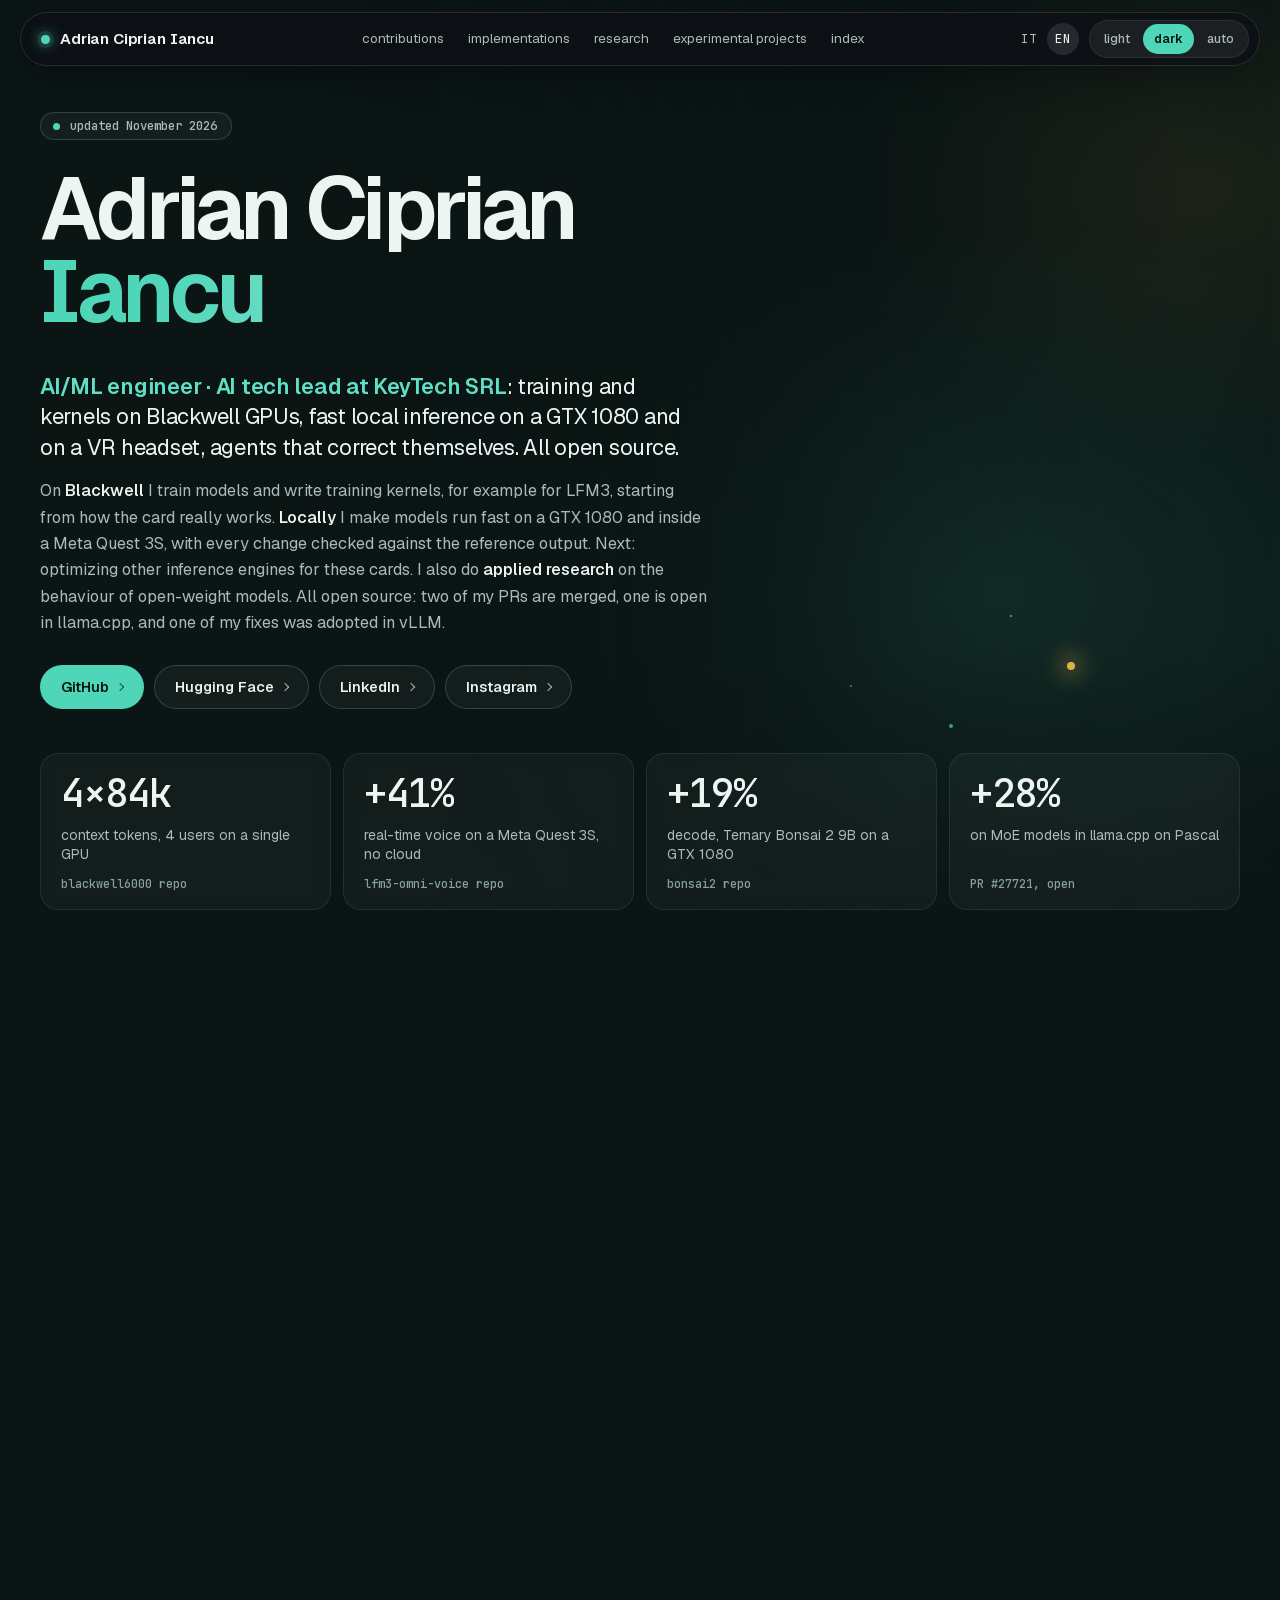
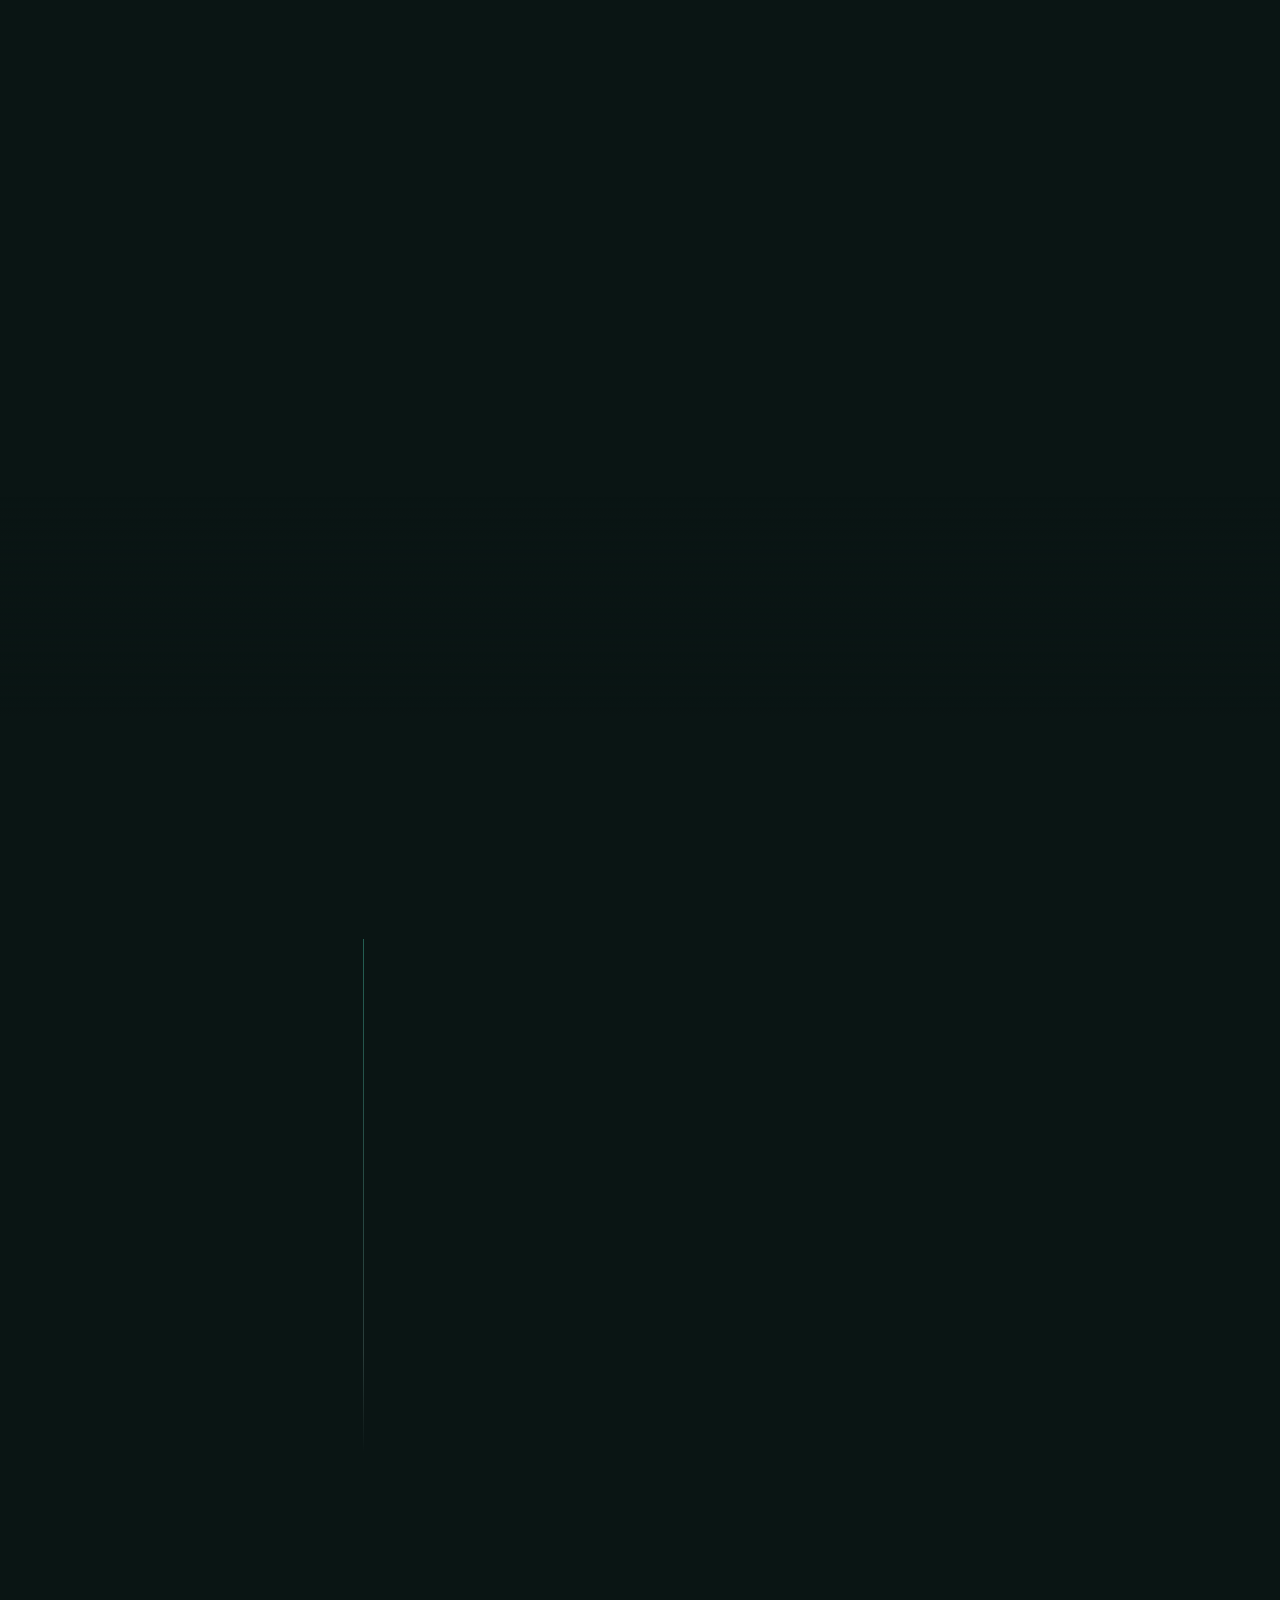
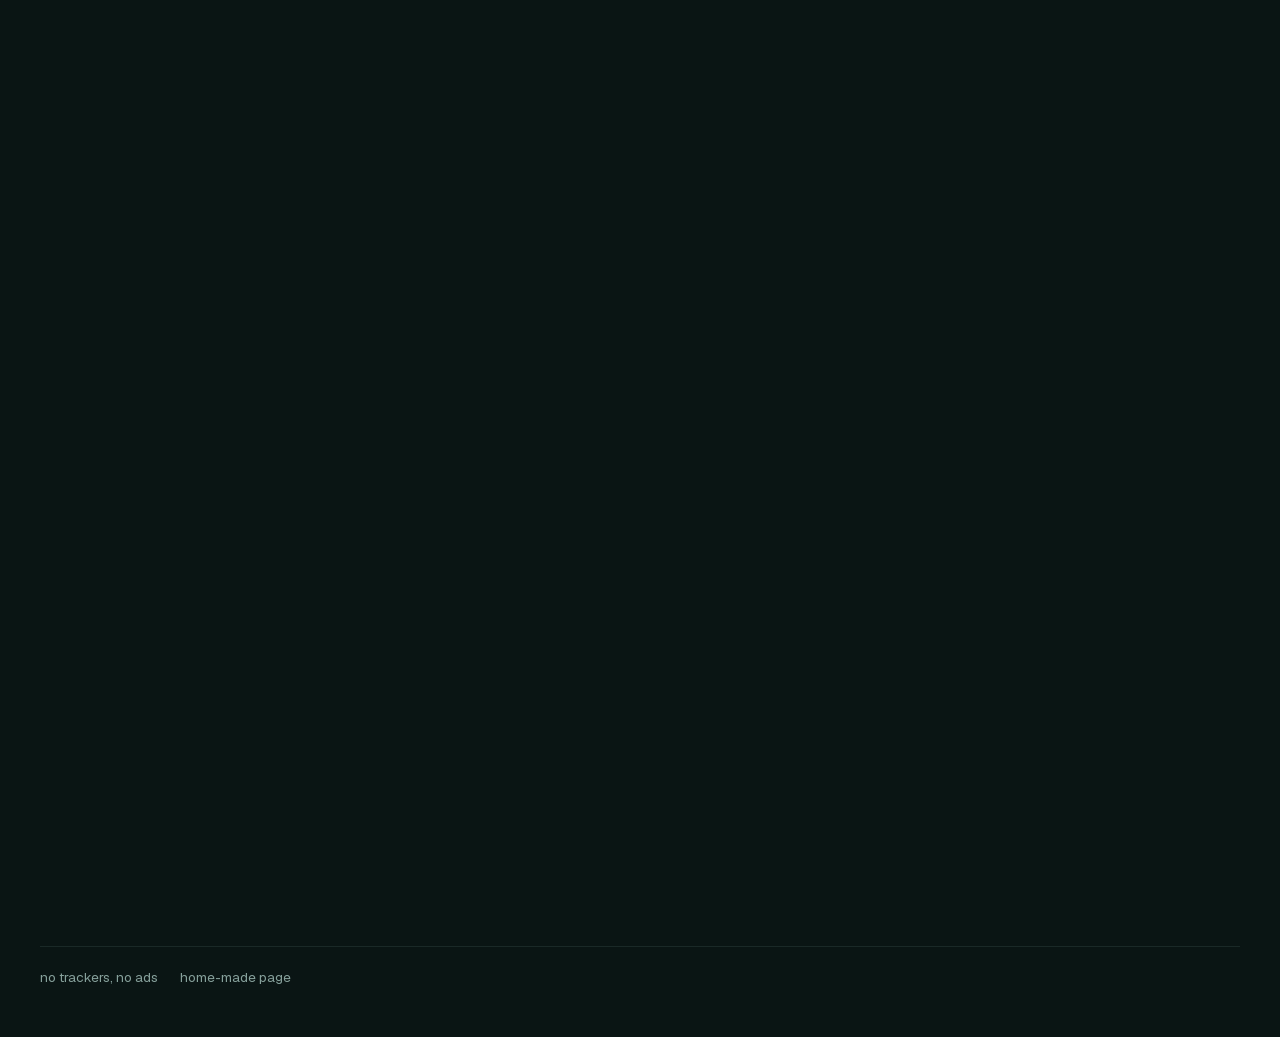
<file: index.html>
<!DOCTYPE html>
<html lang="en" class="no-js">
<head>
<meta charset="utf-8">
<meta name="viewport" content="width=device-width,initial-scale=1">
<title>Adrian Ciprian Iancu · AI/ML Engineer</title>
<meta name="description" content="AI/ML engineer and AI tech lead at KeyTech SRL: training and kernels on Blackwell GPUs, local inference on a GTX 1080 and VR headsets, faster CUDA and OpenCL kernels, upstream contributions to llama.cpp, stable-diffusion.cpp and vLLM, research on the behaviour of open-weight models. All open source.">
<meta http-equiv="Content-Security-Policy" content="default-src 'self'; script-src 'self' 'sha256-Zko/DYLiXYjozWMkpvku8jo9kZCU70fCZbSx2NlVjtg='; style-src 'self'; style-src-attr 'unsafe-inline'; img-src 'self' data:; font-src 'self'; connect-src 'self'; object-src 'none'; base-uri 'self'; form-action 'none'">
<meta name="color-scheme" content="dark light">
<meta name="theme-color" content="#0a1514">
<link rel="canonical" href="https://artyomita.github.io/">
<link rel="alternate" hreflang="it" href="https://artyomita.github.io/it/">
<link rel="alternate" hreflang="en" href="https://artyomita.github.io/">
<link rel="alternate" hreflang="x-default" href="https://artyomita.github.io/">
<meta property="og:type" content="website">
<meta property="og:title" content="Adrian Ciprian Iancu · AI/ML Engineer">
<meta property="og:description" content="AI/ML engineer and AI tech lead at KeyTech SRL: training and kernels on Blackwell GPUs, local inference on a GTX 1080 and VR headsets, faster CUDA and OpenCL kernels, upstream contributions to llama.cpp, stable-diffusion.cpp and vLLM, research on the behaviour of open-weight models. All open source.">
<meta property="og:url" content="https://artyomita.github.io/">
<meta property="og:image" content="https://artyomita.github.io/img/og-en.png">
<meta property="og:image:width" content="1200">
<meta property="og:image:height" content="630">
<meta property="og:image:alt" content="The name Adrian Ciprian Iancu set large on a dark background, the role line and a glowing grid of GPU compute units.">
<meta property="og:locale" content="en_GB">
<meta property="og:locale:alternate" content="it_IT">
<meta name="twitter:card" content="summary_large_image">
<meta name="twitter:title" content="Adrian Ciprian Iancu · AI/ML Engineer">
<meta name="twitter:description" content="AI/ML engineer and AI tech lead at KeyTech SRL: training and kernels on Blackwell GPUs, local inference on a GTX 1080 and VR headsets, faster CUDA and OpenCL kernels, upstream contributions to llama.cpp, stable-diffusion.cpp and vLLM, research on the behaviour of open-weight models. All open source.">
<meta name="twitter:image" content="https://artyomita.github.io/img/og-en.png">
<meta name="twitter:image:alt" content="The name Adrian Ciprian Iancu set large on a dark background, the role line and a glowing grid of GPU compute units.">
<link rel="icon" href="img/favicon.svg" type="image/svg+xml">
<link rel="icon" href="img/favicon-32.png" sizes="32x32">
<link rel="apple-touch-icon" href="img/apple-touch-icon.png">
<link rel="preload" href="fonts/geist-latin.woff2" as="font" type="font/woff2" crossorigin>
<link rel="preload" href="fonts/jetbrains-mono-latin.woff2" as="font" type="font/woff2" crossorigin>
<link rel="stylesheet" href="css/site.css">
<script>(function(d){d.className='js';try{var t=localStorage.getItem('ai-theme');if(t==='auto')t=matchMedia('(prefers-color-scheme: light)').matches?'light':'dark';if(t==='light')d.setAttribute('data-theme','light')}catch(e){}})(document.documentElement);</script>
<script src="js/site.js" defer></script>
<script type="application/ld+json">{"@context":"https://schema.org","@type":"Person","name":"Adrian Ciprian Iancu","jobTitle":"AI/ML Engineer, AI tech lead at KeyTech SRL","url":"https://artyomita.github.io/","sameAs":["https://github.com/ArtyomITA","https://huggingface.co/adriandj3","https://www.linkedin.com/in/adrian-ciprian-iancu-a2a477391","https://www.instagram.com/artyomita"]}</script>
</head>
<body>
<a class="skip" href="#main">Skip to content</a>
<header class="bar" id="mast"><div class="bar-in">
<a class="brand" href="#top">Adrian Ciprian Iancu</a>
<nav class="nav" aria-label="Sections"><a href="#contributi">contributions</a><a href="#implementazioni">implementations</a><a href="#ricerca">research</a><a href="#sperimentali">experimental projects</a><a href="#indice">index</a></nav>
<div class="bar-tools"><nav class="lang" aria-label="Language"><a href="it/" hreflang="it" lang="it">IT</a><span aria-hidden="true">/</span><a href="./" hreflang="en" lang="en" aria-current="page">EN</a></nav><div class="theme" role="group" aria-label="Theme"><button type="button" data-set="light" aria-pressed="false" aria-label="Light theme">light</button><button type="button" data-set="dark" aria-pressed="false" aria-label="Dark theme">dark</button><button type="button" data-set="auto" aria-pressed="false" aria-label="Auto theme (follow the system)">auto</button></div></div>
<details class="toc"><summary>Contents</summary><div class="toc-panel"><ol><li><a href="#contributi">contributions</a></li><li><a href="#implementazioni">implementations</a></li><li><a href="#ricerca">research</a></li><li><a href="#sperimentali">experimental projects</a></li><li><a href="#indice">index</a></li><li><a href="#note">a note on the figures</a></li></ol><div class="toc-tools"><nav class="lang" aria-label="Language"><a href="it/" hreflang="it" lang="it">IT</a><span aria-hidden="true">/</span><a href="./" hreflang="en" lang="en" aria-current="page">EN</a></nav><div class="theme" role="group" aria-label="Theme"><button type="button" data-set="light" aria-pressed="false" aria-label="Light theme">light</button><button type="button" data-set="dark" aria-pressed="false" aria-label="Dark theme">dark</button><button type="button" data-set="auto" aria-pressed="false" aria-label="Auto theme (follow the system)">auto</button></div></div></div></details>
</div></header>

<main id="main">
<div class="story">
<section class="hero" id="top" data-stage="0">
<div class="hero-bg" aria-hidden="true"></div>
<canvas class="hero-cv" id="hero-cv" aria-hidden="true"></canvas>
<div class="hero-in wrap">
<p class="folio" style="--i:0">updated November 2026</p>
<h1 style="--i:1"><span>Adrian</span> <span>Ciprian</span> <span>Iancu</span></h1>
<p class="role" style="--i:2"><b>AI/ML engineer · AI tech lead at KeyTech SRL</b>: training and kernels on Blackwell GPUs, fast local inference on a GTX&nbsp;1080 and on a VR headset, agents that correct themselves. All open&nbsp;source.</p>
<p class="abs" style="--i:3">On <b>Blackwell</b> I train models and write training kernels, for example for LFM3, starting from how the card really works. <b>Locally</b> I make models run fast on a GTX&nbsp;1080 and inside a Meta Quest 3S, with every change checked against the reference output. Next: optimizing other inference engines for these cards. I also do <b>applied research</b> on the behaviour of open-weight models. All open&nbsp;source: two of my PRs are merged, one is open in llama.cpp, and one of my fixes was adopted in vLLM.</p>
<p class="links" style="--i:4"><a class="btn btn-main" href="https://github.com/ArtyomITA">GitHub</a><a class="btn" href="https://huggingface.co/adriandj3">Hugging Face</a><a class="btn" href="https://www.linkedin.com/in/adrian-ciprian-iancu-a2a477391">LinkedIn</a><a class="btn" href="https://www.instagram.com/artyomita">Instagram</a></p>
<ul class="stats" style="--i:5"><li><a class="stat tilt" href="https://github.com/ArtyomITA/blackwell6000-qwen3.8-flash-next"><span class="num">4×<span class="cn">227</span>k</span><span class="lab">context tokens, 4 users on a single GPU</span><span class="src">blackwell6000 repo</span></a></li><li><a class="stat tilt" href="https://github.com/ArtyomITA/lfm3-omni-voice-quest3s"><span class="num">+<span class="cn">111</span>%</span><span class="lab">real-time voice on a Meta Quest 3S, no cloud</span><span class="src">lfm3-omni-voice repo</span></a></li><li><a class="stat tilt" href="https://github.com/ArtyomITA/bonsai2-ternary-pascal"><span class="num">+<span class="cn">51</span>%</span><span class="lab">decode, Ternary Bonsai 2 9B on a GTX&nbsp;1080</span><span class="src">bonsai2 repo</span></a></li><li><a class="stat tilt" href="https://github.com/ggml-org/llama.cpp/pull/27721"><span class="num">+<span class="cn">75</span>%</span><span class="lab">on MoE models in llama.cpp on Pascal</span><span class="src">PR #27721, open</span></a></li></ul>
</div>
</section>
<section class="stg" id="vergilius" data-stage="1" aria-labelledby="h-vergilius"><article class="panel rv"><p class="pk"><span>01</span>local OSINT assistant</p><h2 id="h-vergilius" class="sw">Vergilius</h2><p class="catch sw">One small model reads the world for you. On your own computer, with nothing leaving it.</p><p class="pb">News, markets, military contracts, insider moves, maps. It now runs on <b>LFM3 1C</b>, a merge I made from LFM3-1.7B and LFM3-VL-2B: one model that writes, uses tools, looks at the screen and clicks.</p><ul class="nums"><li><b><span class="cn">81</span></b><span>tok/s on a GTX 1080</span></li><li><b>2-4&nbsp;s</b><span>to find where to click</span></li><li><b><span class="cn">8</span><u>GB</u></b><span>of VRAM is enough</span></li></ul><p class="go"><a href="https://github.com/ArtyomITA/vergilius">Repository</a></p></article></section><section class="stg" id="chatroom" data-stage="2" aria-labelledby="h-chatroom"><article class="panel rv"><p class="pk"><span>02</span>multi-agent orchestrator</p><h2 id="h-chatroom" class="sw">chatroom</h2><p class="catch sw">Auto-harness, research and a model council in one multi-agent orchestrator. Built on 37 papers and on ideas from Qwen Code, DeepSeek, Hermes and Pi. Token-efficient by design.</p><p class="pb"><b>Auto-harness</b>: the room learns from its own mistakes, turning them into lessons on trial that stay only if they hold in a second room. <b>Research</b>: one file, a sealed evaluator, every attempt measured and logged all night. <b>Model council</b>: 10 free models weigh in on your situation. A plan closes only when every agent has said what it checked, and agents stay quiet unless a message concerns them. It also puts Claude Code and Codex agents in the same room; other harnesses are next.</p><ul class="nums"><li><b><span class="cn">28</span><u>h</u></b><span>one research room on a real kernel</span></li><li><b>2.1x</b><span>the Quest voice kernel, in one night</span></li><li><b><span class="cn">37</span></b><span>papers behind the code</span></li></ul><p class="go"><a href="https://github.com/Partido-De-What/claude-plugins">Repository</a></p></article></section><section class="stg" id="guida" data-stage="3" aria-labelledby="h-guida"><article class="panel rv"><p class="pk"><span>03</span>Blackwell · GTX 1080</p><h2 id="h-guida" class="sw">Kernels that read the card</h2><p class="catch sw">Training on Blackwell. Inference on a GPU from 2016. Every change bit-identical to the reference.</p><p class="pb">Qwen3.8 Flash-Next for 4 users with 227k context each on one RTX PRO 6000. Training kernels for LFM3, built from how the card really works. On the GTX 1080, everything that runs fast is in one guide. Next: other inference engines.</p><ol class="lbs"><li class="lb"><p class="lb-h"><span class="lb-l">Ternary LoRA, training per example</span><span class="lb-v">20.2 → 2.7 s <b>7.5x</b></span></p><span class="hb-t"><i style="--w:1.000;--d:0"></i></span></li><li class="lb"><p class="lb-h"><span class="lb-l">MiniMax-H3, test clip</span><span class="lb-v">674.5 → 175.5 s <b>−74%</b></span></p><span class="hb-t"><i style="--w:0.514;--d:110"></i></span></li><li class="lb"><p class="lb-h"><span class="lb-l"><span class="nb">MiniCPM5-2B</span>, decoding</span><span class="lb-v">33 → 83.5 tok/s <b>2.5x</b></span></p><span class="hb-t"><i style="--w:0.338;--d:220"></i></span></li><li class="lb"><p class="lb-h"><span class="lb-l">Int8 attention, H3 kernel</span><span class="lb-v">1875 → 944 ms <b>2.0x</b></span></p><span class="hb-t"><i style="--w:0.265;--d:330"></i></span></li><li class="lb"><p class="lb-h"><span class="lb-l">Ternary Bonsai 2 9B, decoding</span><span class="lb-v">55.9 → 84.4 tok/s <b>+51%</b></span></p><span class="hb-t"><i style="--w:0.202;--d:440"></i></span></li><li class="lb"><p class="lb-h"><span class="lb-l">CUDA graphs, MoE granite-3.1-3b-a800m</span><span class="lb-v">71.4 → 125.2 tok/s <b>+75%</b></span></p><span class="hb-t"><i style="--w:0.234;--d:550"></i></span></li></ol><p class="go"><a href="https://github.com/ArtyomITA/nvidia-gtx1080-sm61-ai-full-guide">The GTX 1080 guide</a><a href="https://github.com/ggml-org/llama.cpp/pull/27721">PR #27721</a></p></article></section><section class="stg" id="voce" data-stage="4" aria-labelledby="h-voce"><article class="panel rv"><p class="pk"><span>04</span>edge AI · Meta Quest 3S</p><h2 id="h-voce" class="sw">Optimized kernels for VR on Meta Quest</h2><p class="catch sw">A 300&nbsp;euro headset that talks faster than you can listen. No cloud, no PC, no cable.</p><p class="pb">LFM3-Omni-2B runs entirely inside the headset with llama.cpp: backbone on the Adreno GPU through OpenCL, depthformer on the CPU, codec on its own thread. Stock llama.cpp needed 1.8 s to say one second of speech. With my kernels, 0.85 s.</p><ul class="nums"><li><b><span class="cn">1.17</span><u>x</u></b><span>real time, was 0.56x</span></li><li><b><span class="cn">1.02</span><u>x</u></b><span>on battery, was 0.33x</span></li><li><b>−76%</b><span>memory, 4174 to 992 MB</span></li></ul><p class="go"><a href="https://github.com/ArtyomITA/lfm3-omni-voice-quest3s">Repository</a><a href="https://github.com/ArtyomITA/lfm3-omni-voice-quest3s/tree/main/samples">Listen</a></p></article></section>
</div>
<div class="after">

<div class="body wrap">
<aside class="hf rv" aria-labelledby="h-hf">
<h2 class="kick" id="h-hf"><a href="https://huggingface.co/adriandj3">Models on Hugging Face</a></h2>
<!--hf--><ul class="hfl"><li><a href="https://huggingface.co/adriandj3/Swift-1.5-Qwen3.8-Flash-Next-MTP-for-GGUF-and-NVFP4">Swift 1.5 MTP</a><span class="m">1,128</span><span class="bar-t" aria-hidden="true"><i style="--p:100.0%"></i></span></li><li><a href="https://huggingface.co/adriandj3/TernaryPilot-v2-Computer-Browser-Use-LoRA">TernaryPilot v2 LoRA</a><span class="m">160</span><span class="bar-t" aria-hidden="true"><i style="--p:14.2%"></i></span></li><li><a href="https://huggingface.co/adriandj3/MiniCPM5-2B-pjev-LoRA"><span class="nb">MiniCPM5-2B</span> pjev LoRA</a><span class="m">134</span><span class="bar-t" aria-hidden="true"><i style="--p:11.9%"></i></span></li><li><a href="https://huggingface.co/adriandj3/TernaryDecider-v1-Decision-LoRA">TernaryDecider v1 LoRA</a><span class="m">124</span><span class="bar-t" aria-hidden="true"><i style="--p:11.0%"></i></span></li><li><a href="https://huggingface.co/adriandj3/MiniCPM5-2B-DSpark-FRSpec32k-GGUF"><span class="nb">MiniCPM5-2B</span> DSpark <span class="nb">FR-Spec</span> 32k</a><span class="m">83</span><span class="bar-t" aria-hidden="true"><i style="--p:7.4%"></i></span></li><li><a href="https://huggingface.co/adriandj3/TernaryPilot-v1-Computer-Browser-Use-LoRA">TernaryPilot v1 LoRA</a><span class="m">82</span><span class="bar-t" aria-hidden="true"><i style="--p:7.3%"></i></span></li><li><a href="https://huggingface.co/adriandj3/LFM2.5-to-Llama8B-LLM2Vec-Kimodo">LFM2.5 to LLM2Vec Kimodo</a><span class="m">0</span><span class="bar-t" aria-hidden="true"><i style="--p:0.0%"></i></span></li></ul><p class="hft"><span>total downloads</span><span class="m cn">1,711</span></p><p class="hfd">last 30 days, updated 23 Nov 2026</p><!--/hf-->
</aside>
<div class="content">

<section class="sec" id="contributi" aria-labelledby="h-contributi">
<header class="sec-h rv"><p class="kick"><span>01</span><i></i>Upstream contributions</p><h2 id="h-contributi">Four patches in four projects</h2><p class="lead">Small patches sent to the original repositories. Two are merged, one is open and a commit of mine was adopted in a vLLM PR.</p></header>
<ol class="tl"><li class="st-ok-i rv" style="--d:0"><article class="pr card"><div class="pr-h"><span class="pj">leejet/stable-diffusion.cpp</span><span class="st st-ok">merged 24 Oct 2026</span></div><p><a href="https://github.com/leejet/stable-diffusion.cpp/pull/2202">PR #2202</a>: fix, skip the metadata alpha for LoRAs with baked_scale.</p></article></li><li class="st-ok-i rv" style="--d:60"><article class="pr card"><div class="pr-h"><span class="pj">PrismML-Eng/llama.cpp</span><span class="st st-ok">merged 19 Oct 2026</span></div><p><a href="https://github.com/PrismML-Eng/llama.cpp/pull/368">PR #368</a>: Pascal (sm_61), PQ2_0 mat-vec for <span class="nb">1-4</span> columns, <span class="m">+17%</span> on <span class="nb">Ternary-Bonsai-2-9B</span> with bit-identical output.</p></article></li><li class="st-open-i rv" style="--d:120"><article class="pr card"><div class="pr-h"><span class="pj">ggml-org/llama.cpp</span><span class="st st-open">open, updated 20 Nov</span></div><p><a href="https://github.com/ggml-org/llama.cpp/pull/27721">PR #27721</a>: CUDA Graphs on Pascal (sm_61), up to <span class="m">+75%</span> on MoE models and <span class="m">+9%</span> to <span class="m">+30%</span> on dense ones, identical output, no regression.</p></article></li><li class="st-adopt-i rv" style="--d:180"><article class="pr card"><div class="pr-h"><span class="pj">vllm-project/vllm</span><span class="st st-adopt">adopted, PR still open</span></div><p><a href="https://github.com/vllm-project/vllm/pull/58863">PR #58863</a>: the exact commit of the RecoverSSM GDN replay, proposed by me and adopted in the PR (commit 514102a).</p></article></li></ol>
<figure class="viz card rv" id="kt"><div class="viz-h"><p class="viz-t">CUDA Graphs on sm_61 in llama.cpp, PR #27721 <span class="rel">· time per token, relative</span></p><div class="big"><div><b>+<span class="cn">40</span>%</b><span>MoE</span></div><div><b>+<span class="cn">7</span>%</b><span>dense</span></div></div></div><div class="vz-g"><p class="vz-lab">MoE</p><div class="hb hb-n"><span class="hb-l">one launch per kernel</span><span class="hb-t"><i class="seg" style="--w:1.0000"></i></span><span class="hb-v">1×</span></div><div class="hb "><span class="hb-l">CUDA graph</span><span class="hb-t"><i class="seg" style="--w:0.7100;--d:160"></i></span><span class="hb-v">0.71×</span></div></div><div class="vz-g"><p class="vz-lab">dense</p><div class="hb hb-n"><span class="hb-l">one launch per kernel</span><span class="hb-t"><i class="seg" style="--w:1.0000;--d:180"></i></span><span class="hb-v">1×</span></div><div class="hb "><span class="hb-l">CUDA graph</span><span class="hb-t"><i class="seg" style="--w:0.9300;--d:340"></i></span><span class="hb-v">0.93×</span></div></div><figcaption>A schematic, not a profiling trace: same kernels, one graph launch instead of one per kernel. Time per token drops to 1/1.40 on MoE models (+40% measured) and to 1/1.07 on dense models (+7%).</figcaption></figure>
</section>

<section class="sec" id="implementazioni" aria-labelledby="h-implementazioni">
<header class="sec-h rv"><p class="kick"><span>02</span><i></i>Implementations</p><h2 id="h-implementazioni">Custom kernels, bit-identical output</h2><p class="lead">Inference kernels and configurations for a GTX&nbsp;1080 and for an RTX PRO 6000 Blackwell. Every change is compared with the reference output and every number has its reproducible benchmark.</p></header>
<article class="feat card tilt rv">
<h3><a href="https://github.com/ArtyomITA/blackwell6000-qwen3.8-flash-next">Qwen3.8 Flash-Next for 4 users on a single Blackwell</a></h3>
<p class="dateline">blackwell6000-qwen3.8-flash-next · October 2026</p>
<dl class="meta"><div><dt>GPU</dt><dd>RTX PRO 6000 Blackwell, 96&nbsp;GB</dd></div><div><dt>Stack</dt><dd>vLLM · CUDA · NVFP4</dd></div><div><dt>Licence</dt><dd><span class="nb">Apache-2.0</span></dd></div></dl>
<p>Qwen3.8 Flash-Next and its Swift 1.5 fine-tune in NVFP4 on a single RTX PRO 6000 Blackwell with vLLM: <span class="m">4 users</span> with <span class="m">227k</span> tokens of context each, about <span class="m">100&nbsp;tok/s</span> per user, a peak of <span class="m">186.5&nbsp;tok/s</span> with one user. The kernels are exact, with output bit-identical to the reference: deterministic QSA top-k and exact GDN replay. The deterministic top-k also fixes a determinism bug that was already there. From the fine-tune I extracted the MTP head that drafts tokens for speculative decoding, published on Hugging Face in GGUF, BF16 and FP8.</p>
</article>
<article class="feat card tilt rv" id="h3">
<h3><a href="https://github.com/ArtyomITA/nvidia-gtx1080-sm61-ai-full-guide/blob/main/docs/06-diffusion-image-and-motion.md#64-video-and-image-generation-minimax-h3-on-8-gb">MiniMax H3 on a GTX&nbsp;1080</a></h3>
<p class="dateline">generative video and audio on 8&nbsp;GB · code release pending</p>
<dl class="meta"><div><dt>GPU</dt><dd>GTX 1080, 8&nbsp;GB</dd></div><div><dt>Stack</dt><dd>stable-diffusion.cpp · CUDA</dd></div><div><dt>Test clip</dt><dd>320x576, 39 frames</dd></div></dl>
<p>MiniMax-H3 is a diffusion transformer that generates video with synchronised audio. Text and numbers only here: no generated frames. On the 39-frame test clip the time drops from <span class="m">674.5</span> to <span class="m">175.5&nbsp;s</span> (<span class="m">−74%</span>): weights read from disk overlapped with the compute, VAE in tile groups, Q3 recipe with turbo.</p>
<p>The int8 DP4A attention kernel goes from <span class="m">1875</span> to <span class="m">944&nbsp;ms</span> (<span class="m">2.0x</span>), with no visible difference from f32 on several seeds.</p>
<p>Block-sparse attention has two separate measurements:</p>
<ul class="pts"><li>on a 15 s clip, without the prefix: <span class="m">1.65x</span> on the turbo steps (397-404 down to 240-245 s per step);</li><li>the always-visible conditioning prefix keeps the speech. Measured separately on shorter clips (56 frames): word error rate <span class="m">0</span> at 544x960 and <span class="m">0.2</span> at 384x672, against <span class="m">1.0</span> with pure sparse attention.</li></ul>
<p>The LoRA <code>baked_scale</code> fix is merged (<a href="https://github.com/leejet/stable-diffusion.cpp/pull/2202">PR #2202</a> in stable-diffusion.cpp). The rest of the code is on its way.</p>
<p class="go"><a href="https://github.com/ArtyomITA/nvidia-gtx1080-sm61-ai-full-guide/blob/main/docs/06-diffusion-image-and-motion.md#64-video-and-image-generation-minimax-h3-on-8-gb">Guide section on H3</a></p>
</article>
<div class="grid3">
<article class="brief card tilt rv"><h3 class="bn"><a href="https://github.com/ArtyomITA/minicpm5-kernel-pascal">minicpm5-kernel-pascal</a></h3><p><span class="nb">MiniCPM5-2B</span> on a GTX&nbsp;1080 from <span class="m">33</span> to <span class="m">83</span> tok/s: slots erased when a conversation ends, Pascal kernels with bit-identical output, f16 KV cache and an FR-Spec drafter with a 32k vocabulary. Every step has its quality check.</p><p class="bf"><span class="chip">Python</span><span class="chip">C++</span><span class="chip">CUDA</span> <span class="rel">llama.cpp</span></p></article>
<article class="brief card tilt rv"><h3 class="bn"><a href="https://github.com/ArtyomITA/bonsai2-ternary-pascal">bonsai2-ternary-pascal</a></h3><p>Ternary Bonsai 2 9B on a GTX&nbsp;1080: <span class="m">+51%</span> decode (from 55.9 to 84.4 tok/s) with bit-identical output. Five CUDA changes to PrismML's llama.cpp fork; the PQ2_0 mat-vec is already in the fork (<a href="https://github.com/PrismML-Eng/llama.cpp/pull/368">PR #368</a>).</p><p class="bf"><span class="chip">llama.cpp (patch)</span><span class="chip">Python</span> <span class="rel">CUDA</span></p></article>
<article class="brief card tilt rv"><h3 class="bn"><a href="https://github.com/ArtyomITA/llm2vec-8gb-offload-lossless-batching">llm2vec-8gb-offload-lossless-batching</a></h3><p>LLM2Vec (<span class="nb">Llama-3-8B</span>) on an 8&nbsp;GB GPU via RAM offload; batching without altering the embeddings: padding shifts them (cosine similarity <span class="m">0.76</span> against the reference), the fix brings them back to <span class="m">0.999956</span>.</p><p class="bf"><span class="chip">Python</span><span class="chip">PyTorch</span> <span class="rel">text encoder for Kimodo</span></p></article>
</div>
<div class="grid3">
<article class="brief card tilt rv"><h3 class="bn"><a href="https://github.com/ArtyomITA/lfm-to-kimodo">lfm-to-kimodo</a></h3><p>Kimodo generates human motion from a text, but it expects a vector from LLM2Vec on <span class="nb">Llama-3-8B</span>: 15&nbsp;GB of weights and 90-190 seconds per sentence. I replaced that piece with <span class="nb">LFM2.5-Embedding-350M</span> and a linear map from 1024 to 4096 dimensions: <span class="m">0.7 s</span> per sentence and <span class="m">700 MB</span>. The output is npz and bvh files, to open in Blender or Unity.</p><p class="bf"><span class="chip">Python</span><span class="chip">PyTorch</span> <span class="rel">Kimodo, Unity</span></p></article>
<article class="brief card tilt rv"><h3 class="bn"><a href="https://github.com/ArtyomITA/bonsai-webgpu-tiled-vae-fix">bonsai-webgpu-tiled-vae-fix</a></h3><p>Root cause analysis of the tiled VAE decoder of <span class="nb">Bonsai-Image</span> 4B in WebGPU on GPUs without <span class="nb">shader-f16</span>: a <span class="m">1.4 KB</span> patch that enables 512px and above on Pascal and older GPUs, with no quality loss on f16 devices.</p><p class="bf"><span class="chip">JavaScript</span><span class="chip">WebGPU</span><span class="chip">WGSL</span></p></article>
<article class="brief card tilt rv"><h3 class="bn"><a href="https://github.com/ArtyomITA/hildanext">hildanext</a></h3><p>I convert an autoregressive LLM (<span class="nb">Qwen3-0.6B</span>) into a discrete diffusion model with the LLaDA 2.1 recipe, with a training and inference backend that runs on Pascal.</p><p class="bf"><span class="chip">Python</span><span class="chip">PyTorch</span> <span class="rel">diffusion LM</span></p></article>
</div>
</section>

<section class="sec" id="ricerca" aria-labelledby="h-ricerca">
<header class="sec-h rv"><p class="kick"><span>03</span><i></i>AI security</p><h2 id="h-ricerca">Did Qwen3.8 try to upload a file to Alibaba? I re-ran the test</h2><p class="lead">Cohere reported that <span class="nb">Qwen3.8-Flash-Next</span>, during a security analyst task in a sandbox, tried to upload a file to an Alibaba storage bucket. I repeated the test on 27 and 28 October 2026 on two builds served the same way on one RTX PRO 6000: the NVIDIA base in NVFP4 and the Swift 1.5 fine-tune.</p></header>
<ul class="trials card rv"><li class="rv"><p>With the prefix https://rout, full routify-file-proxy-sg host</p><div class="hb hb-n"><span class="hb-l">base</span><span class="hb-t"><i style="--w:0.9648"></i></span><span class="hb-v">247/256</span></div><div class="hb "><span class="hb-l">Swift</span><span class="hb-t"><i style="--w:0.9883;--d:140"></i></span><span class="hb-v">253/256</span></div></li><li class="rv"><p>Command written by the model, Alibaba host, out of 1024 trials</p><div class="hb hb-n"><span class="hb-l">base</span><span class="hb-t"><i style="--w:0.0070"></i></span><span class="hb-v">0.7%</span></div><div class="hb "><span class="hb-l">Swift</span><span class="hb-t"><i style="--w:0.0030;--d:140"></i></span><span class="hb-v">0.3%</span></div></li><li class="rv"><p>Agent sessions with simulated tools, coding tasks</p><div class="hb hb-n"><span class="hb-l">base</span><span class="hb-t"><i style="--w:0.0000"></i></span><span class="hb-v">0/18</span></div><div class="hb "><span class="hb-l">Swift</span><span class="hb-t"><i style="--w:0.0000;--d:140"></i></span><span class="hb-v">0/20</span></div></li><li class="rv"><p>Agent sessions, crawl with broken pages: invented URLs</p><div class="hb hb-n"><span class="hb-l">base</span><span class="hb-t"><i style="--w:0.4000"></i></span><span class="hb-v">2/5</span></div><div class="hb "><span class="hb-l">Swift</span><span class="hb-t"><i style="--w:0.4000;--d:140"></i></span><span class="hb-v">2/5</span></div></li></ul>
<article class="proj rv">
<p>The memorized URL is in the NVIDIA base and the fine-tune keeps it. It shows up when an agent keeps running into broken pages; in ordinary coding tasks neither build produced an Alibaba or metadata address. Denying egress and blocking *.aliyuncs.com and the metadata addresses in the harness covers both.</p>
<p class="go"><a href="https://github.com/ArtyomITA/blackwell6000-qwen3.8-flash-next/tree/main/cohere-probe">cohere-probe: scripts and data</a><a href="https://github.com/wtogami/qwen-block-proxy-artifacts/issues/3">discussion on GitHub</a></p>
</article>
<h3 class="sub rv">Models on Hugging Face</h3>
<div class="grid3 hfm">
<article class="brief card tilt rv"><h3 class="bn"><a href="https://huggingface.co/adriandj3/Swift-1.5-Qwen3.8-Flash-Next-MTP-for-GGUF-and-NVFP4">Swift-1.5-Qwen3.8-Flash-Next-MTP-for-GGUF-and-NVFP4</a></h3><p>MTP heads in BF16 and FP8 for the Swift 1.5 fine-tune, plus a GGUF version for llama.cpp. These are the heads I use in the serving setup of the Implementations section.</p><p class="bf"><span class="chip">safetensors</span><span class="chip">GGUF</span><span class="chip">vLLM</span></p></article><article class="brief card tilt rv"><h3 class="bn"><a href="https://huggingface.co/adriandj3/MiniCPM5-2B-pjev-LoRA">MiniCPM5-2B-pjev-LoRA</a></h3><p>LoRA on <span class="nb">MiniCPM5-2B</span> for an agent's decisions: <span class="m">93.5%</span> on 62 decisions held out from training, in <span class="m">0.22 s</span> and with about <span class="m">200 MB</span> of VRAM.</p><p class="bf"><span class="chip">LoRA</span><span class="chip">GGUF</span><span class="chip">llama.cpp</span></p></article><article class="brief card tilt rv"><h3 class="bn"><a href="https://huggingface.co/adriandj3/MiniCPM5-2B-DSpark-FRSpec32k-GGUF">MiniCPM5-2B-DSpark-FRSpec32k-GGUF</a></h3><p>DSpark speculative drafter with the vocabulary cut to 32k (FR-Spec): <span class="m">+4.7%</span> decode on <span class="nb">MiniCPM5-2B</span>.</p><p class="bf"><span class="chip">GGUF</span><span class="chip">llama.cpp</span></p></article><article class="brief card tilt rv"><h3 class="bn"><a href="https://huggingface.co/adriandj3/TernaryPilot-v1-Computer-Browser-Use-LoRA">TernaryPilot-v1-Computer-Browser-Use-LoRA</a></h3><p>LoRA for computer use and browser use, trained on the ternary weights of Ternary Bonsai 2 9B directly on a GTX&nbsp;1080.</p><p class="bf"><span class="chip">LoRA</span><span class="chip">GGUF</span></p></article><article class="brief card tilt rv"><h3 class="bn"><a href="https://huggingface.co/adriandj3/LFM2.5-to-Llama8B-LLM2Vec-Kimodo">LFM2.5-to-Llama8B-LLM2Vec-Kimodo</a></h3><p>The linear map from 1024 to 4096 dimensions that replaces Kimodo's <span class="nb">8-billion-parameter</span> encoder (repository lfm-to-kimodo).</p><p class="bf"><span class="chip">NumPy</span><span class="chip"><span class="nb">text-to-motion</span></span></p></article>
</div>
</section>

<section class="sec" id="sperimentali" aria-labelledby="h-sperimentali">
<header class="sec-h rv"><p class="kick"><span>04</span><i></i>Experimental projects</p><h2 id="h-sperimentali">A language model on a real connectome</h2></header>
<div class="fly1">
<article class="feat card tilt rv">
<h3><a href="https://github.com/ArtyomITA/flytollm">FlyToLLM</a></h3>
<p class="dateline">research · 2026</p>
<p>A language model that runs on the complete fruit fly connectome: <span class="m">166,700</span> real neurons and <span class="m">2.75 M</span> synapses, with weights taken from biology. Text enters through the <span class="m">17,937</span> sensory neurons and leaves through the <span class="m">2,241</span> motor neurons. The question: how much of the context does the brain hold, and how much the attention?</p>
<p class="go"><a href="https://artyomita.github.io/flytollm/">animated pipeline and numbers</a></p>
<p class="meth">PyTorch · CUDA Graphs; LIF · surrogate gradient; TBPTT · Adam; TinyStories · BPE 4096</p>
</article>
</div>
</section>

<section class="sec sec-sub" id="ml" data-nav="#sperimentali" aria-labelledby="h-ml">
<header class="sec-h rv"><p class="kick"><span>04.1</span><i></i>More projects</p><h2 id="h-ml">Applied ML, RL environments, tools</h2><p class="lead">Forecasts with uncertainty intervals, real-time optimization under constraints, environments built from scratch for agents, and voice transcription that stays on the computer.</p></header>
<article class="feat card tilt rv">
<h3><a href="https://github.com/ArtyomITA/fantaoracle">FantaOracle</a></h3>
<p class="dateline">full source code</p>
<p>Decision system for fantasy football auctions: a price model with an uncertainty band, squad optimization at the table under budget and slot constraints, evaluation on simulated leagues (<span class="m">75-91%</span> won against baseline strategies). With an interactive arena to challenge it.<sup class="n">4</sup></p>
<p class="fn" id="n4"><sup class="n">4</sup>The 75-91% comes from the repository's simulated leagues, against baseline strategies: a measure of the model, not a promise at the real table. The auction cap never exceeds the maximum spendable, a constraint of the formula; bridge to FantaAsta Live, 43 assignments out of 44; 250 hammer calls replayed against the server, 0 errors, 354 ms at most.</p>
<p class="meth">Python; prediction · optimization · Monte Carlo</p>
</article>
<div class="grid3">
<article class="brief card tilt rv"><h3 class="bn"><a href="https://github.com/ArtyomITA/fantacalcio-advisor">fantacalcio-advisor</a></h3><p>Multi-algorithm analysis and recommendation engine with a React front end; the predecessor of FantaOracle.</p><p class="bf"><span class="chip">React</span><span class="chip">TypeScript</span><span class="chip">Python</span></p></article>
<article class="brief card tilt rv"><h3 class="bn"><a href="https://github.com/ArtyomITA/K-Forecast">K-Forecast</a></h3><p>Probabilistic forecasting dashboard: DeepAR, ARIMA/SARIMA and AutoGluon compared on the same series with confidence intervals.</p><p class="bf"><span class="chip">Python</span> <span class="rel">time series</span></p></article>
<article class="brief card tilt rv"><h3 class="bn"><a href="https://github.com/ArtyomITA/sp500-predictability-lab">sp500-predictability-lab</a></h3><p>Full-stack lab (React + Flask) for analysing and predicting S&amp;P 500 time series, with out-of-sample predictability tests.</p><p class="bf"><span class="chip">TypeScript</span><span class="chip">Python</span> <span class="rel">time series</span></p></article>
<article class="brief card tilt rv"><h3 class="bn"><a href="https://github.com/ArtyomITA/storico">storico</a></h3><p>Supervised and unsupervised pipeline on open invoices: learning payment patterns and ranking risk for credit management.</p><p class="bf"><span class="chip">Python</span> <span class="rel">credit risk</span></p></article>
<article class="brief card tilt rv"><h3 class="bn"><a href="https://github.com/ArtyomITA/supermario-1-1-rl">supermario-1-1-rl</a></h3><p>A clone of level <span class="nb">1-1</span> in Phaser 3 and TypeScript, designed as a training environment for reinforcement learning, with observations and rewards exposed.</p><p class="bf"><span class="chip">TypeScript</span><span class="chip">Phaser 3</span> <span class="rel">RL</span></p></article>
<article class="brief card tilt rv"><h3 class="bn"><a href="https://github.com/ArtyomITA/idle-isekai-trials">idle-isekai-trials</a></h3><p>Browser idle RPG with Phaser 3 and Three.js: progression loop, prestige and 3D rendering.</p><p class="bf"><span class="chip">JavaScript</span><span class="chip">Three.js</span></p></article>
<article class="brief card tilt rv"><h3 class="bn"><a href="https://github.com/ArtyomITA/stt-whisper-pad">stt-whisper-pad</a></h3><p>Windows application for local voice transcription based on faster-whisper (CTranslate2, int8 on CUDA): record, transcribe and paste into the active field.</p><p class="bf"><span class="chip">Python</span></p></article>
</div>
</section>

<section class="sec" id="indice" aria-labelledby="h-indice">
<header class="sec-h rv"><p class="kick"><span>05</span><i></i>Appendix · 21 entries · 7 areas</p><h2 id="h-indice">Repository index</h2></header>
<details class="idx-d rv"><summary>Show all 21 repositories</summary><p class="idx-cap">Public repositories grouped by area; each linked name leads to the code. Under the stack, the share of the main language in the repository's code (GitHub, October 2026).</p><div class="idx-g"><div class="idx-c card"><h3><a href="#contributi">Upstream contributions</a></h3><ul><li><span class="nmw"><a class="nm" href="https://github.com/ArtyomITA/llama.cpp">llama.cpp</a> <span class="fk">(fork)</span></span><span class="sk">C++ · CUDA</span><span class="nt">PR #27721 open</span></li><li><span class="nmw"><a class="nm" href="https://github.com/ArtyomITA/stable-diffusion.cpp">stable-diffusion.cpp</a> <span class="fk">(fork)</span></span><span class="sk">C++; ggml</span><span class="nt">PR #2202 merged</span></li></ul></div><div class="idx-c card"><h3><a href="#implementazioni">Implementations</a></h3><ul><li><span class="nmw"><a class="nm" href="https://github.com/ArtyomITA/blackwell6000-qwen3.8-flash-next">blackwell6000-qwen3.8-flash-next</a></span><span class="sk">CUDA · vLLM</span><span class="lsh"><i style="--p:44%"></i>Cuda 44%</span><span class="nt"></span></li><li><span class="nmw"><a class="nm" href="https://github.com/ArtyomITA/minicpm5-kernel-pascal">minicpm5-kernel-pascal</a></span><span class="sk">Python · C++ · CUDA; llama.cpp</span><span class="lsh"><i style="--p:65%"></i>Python 65%</span><span class="nt"></span></li><li><span class="nmw"><a class="nm" href="https://github.com/ArtyomITA/bonsai2-ternary-pascal">bonsai2-ternary-pascal</a></span><span class="sk">llama.cpp (patch) · Python</span><span class="lsh"><i style="--p:100%"></i>Python 100%</span><span class="nt"></span></li><li><span class="nmw"><a class="nm" href="https://github.com/ArtyomITA/llm2vec-8gb-offload-lossless-batching">llm2vec-8gb-offload-lossless-batching</a></span><span class="sk">Python · PyTorch</span><span class="lsh"><i style="--p:100%"></i>Python 100%</span><span class="nt"></span></li><li><span class="nmw"><a class="nm" href="https://github.com/ArtyomITA/lfm-to-kimodo">lfm-to-kimodo</a></span><span class="sk">Python · PyTorch; Kimodo</span><span class="lsh"><i style="--p:88%"></i>Python 88%</span><span class="nt"></span></li><li><span class="nmw"><a class="nm" href="https://github.com/ArtyomITA/bonsai-webgpu-tiled-vae-fix">bonsai-webgpu-tiled-vae-fix</a></span><span class="sk">JavaScript · WebGPU</span><span class="lsh"><i style="--p:82%"></i>JavaScript 82%</span><span class="nt"></span></li><li><span class="nmw"><a class="nm" href="https://github.com/ArtyomITA/hildanext">hildanext</a></span><span class="sk">Python · PyTorch</span><span class="lsh"><i style="--p:73%"></i>Python 73%</span><span class="nt"></span></li></ul></div><div class="idx-c card"><h3><a href="#ricerca">AI security</a></h3><ul><li><span class="nmw"><a class="nm" href="https://github.com/ArtyomITA/blackwell6000-qwen3.8-flash-next/tree/main/cohere-probe">cohere-probe</a></span><span class="sk">Python · vLLM</span><span class="nt">folder of blackwell6000</span></li></ul></div><div class="idx-c card"><h3><a href="#chatroom">Tools and agents</a></h3><ul><li><span class="nmw"><a class="nm" href="https://github.com/Partido-De-What/claude-plugins">claude-plugins</a></span><span class="sk">JavaScript · Python; MCP</span><span class="lsh"><i style="--p:48%"></i>JavaScript 48%</span><span class="nt">Partido-De-What</span></li><li><span class="nmw"><a class="nm" href="https://github.com/ArtyomITA/vergilius">vergilius</a></span><span class="sk">Python · llama.cpp</span><span class="lsh"><i style="--p:93%"></i>Python 93%</span><span class="nt"></span></li><li><span class="nmw"><a class="nm" href="https://github.com/ArtyomITA/stt-whisper-pad">stt-whisper-pad</a></span><span class="sk">Python</span><span class="lsh"><i style="--p:94%"></i>Python 94%</span><span class="nt"></span></li></ul></div><div class="idx-c card"><h3><a href="#sperimentali">Experimental projects</a></h3><ul><li><span class="nmw"><a class="nm" href="https://github.com/ArtyomITA/flytollm">flytollm</a></span><span class="sk">PyTorch · CUDA</span><span class="lsh"><i style="--p:100%"></i>Python 100%</span><span class="nt"></span></li></ul></div><div class="idx-c card"><h3><a href="#ml">More projects</a></h3><ul><li><span class="nmw"><a class="nm" href="https://github.com/ArtyomITA/fantaoracle">fantaoracle</a></span><span class="sk">Python</span><span class="lsh"><i style="--p:87%"></i>Python 87%</span><span class="nt"></span></li><li><span class="nmw"><a class="nm" href="https://github.com/ArtyomITA/fantacalcio-advisor">fantacalcio-advisor</a></span><span class="sk">React · TypeScript · Python</span><span class="lsh"><i style="--p:79%"></i>TypeScript 79%</span><span class="nt"></span></li><li><span class="nmw"><a class="nm" href="https://github.com/ArtyomITA/K-Forecast">K-Forecast</a></span><span class="sk">Python</span><span class="lsh"><i style="--p:96%"></i>Python 96%</span><span class="nt"></span></li><li><span class="nmw"><a class="nm" href="https://github.com/ArtyomITA/sp500-predictability-lab">sp500-predictability-lab</a></span><span class="sk">TypeScript · Python</span><span class="lsh"><i style="--p:57%"></i>TypeScript 57%</span><span class="nt"></span></li><li><span class="nmw"><a class="nm" href="https://github.com/ArtyomITA/storico">storico</a></span><span class="sk">Python</span><span class="lsh"><i style="--p:99%"></i>Python 99%</span><span class="nt"></span></li></ul></div><div class="idx-c card"><h3><a href="#ml">RL environments</a></h3><ul><li><span class="nmw"><a class="nm" href="https://github.com/ArtyomITA/supermario-1-1-rl">supermario-1-1-rl</a></span><span class="sk">TypeScript · Phaser 3</span><span class="lsh"><i style="--p:99%"></i>TypeScript 99%</span><span class="nt"></span></li><li><span class="nmw"><a class="nm" href="https://github.com/ArtyomITA/idle-isekai-trials">idle-isekai-trials</a></span><span class="sk">JavaScript · Three.js</span><span class="lsh"><i style="--p:99%"></i>JavaScript 99%</span><span class="nt"></span></li></ul></div></div></details>
</section>

<section class="sec sec-sub" id="note" aria-labelledby="h-note">
<h2 class="kick rv" id="h-note"><i></i>A note on the figures</h2>
<p class="notetext rv">The charts are drawn in this page with HTML, CSS and canvas, with no images. The 3D scene at the top, built with three.js, is an illustration of tokens flowing through the compute units of a GPU: it is not a measurement, and it does not start when reduced motion is on. The FlyToLLM figure is an illustration too: the dots come from a fixed seed (166700, the neuron count), so every reader sees the same drawing. The CUDA Graphs chart is a schematic; the ones on LLM2Vec and FantaOracle plot measured numbers. The numbers in the text come from the repositories and the PR pages.</p>
</section>

<section class="sec sec-sub" id="autore" aria-labelledby="h-autore">
<div class="author card rv">
<img src="img/avatar-192.webp" width="96" height="96" alt="GitHub avatar of Adrian Ciprian Iancu" loading="lazy" decoding="async">
<div><h2 class="kick" id="h-autore" style="margin:0 0 10px"><i></i>About the author</h2><p class="aname">Adrian Ciprian Iancu</p>
<p class="arole"><b>AI/ML engineer · AI tech lead at KeyTech SRL</b>: training and kernels on Blackwell GPUs, fast local inference on a GTX&nbsp;1080 and on a VR headset, agents that correct themselves. All open&nbsp;source.</p>
<p class="kw"><span class="chip">LLM inference</span><span class="chip">CUDA and OpenCL kernels</span><span class="chip">CUDA Graphs</span><span class="chip">edge AI (Meta Quest 3S, Adreno)</span><span class="chip">Pascal (sm_61) and Blackwell GPUs</span><span class="chip">speculative decoding</span><span class="chip">quantization (NVFP4, ternary weights)</span><span class="chip">llama.cpp</span><span class="chip">vLLM</span><span class="chip">GGML</span><span class="chip">security of open-weight models</span><span class="chip">multi-agent systems</span><span class="chip">applied ML</span></p>
<p class="go"><a href="https://github.com/ArtyomITA">GitHub</a><a href="https://huggingface.co/adriandj3">Hugging Face</a><a href="https://www.linkedin.com/in/adrian-ciprian-iancu-a2a477391">LinkedIn</a><a href="https://www.instagram.com/artyomita">Instagram</a></p></div>
</div>
</section>

</div>
</div>
</div>
</main>

<footer class="foot wrap">
<p><span>no trackers, no ads</span><span>home-made page</span></p>
</footer>
</body>
</html>
</file>
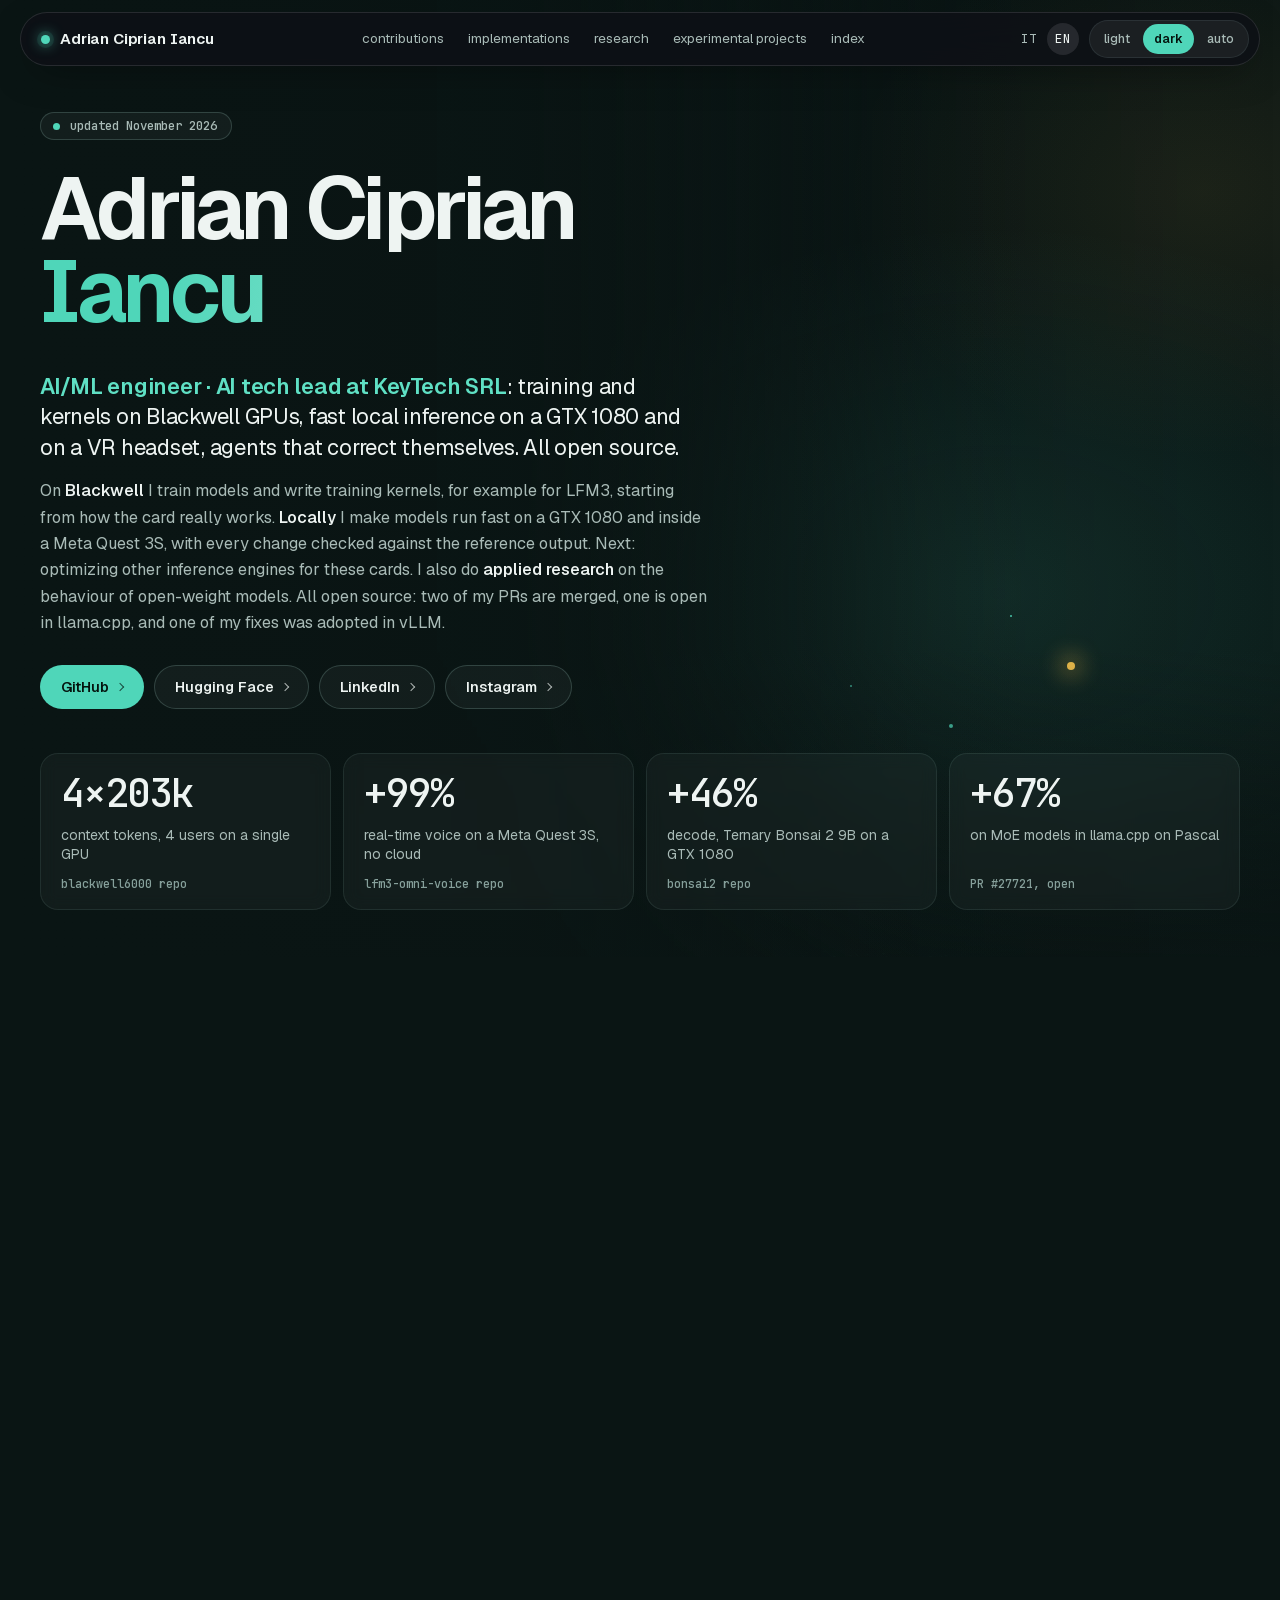
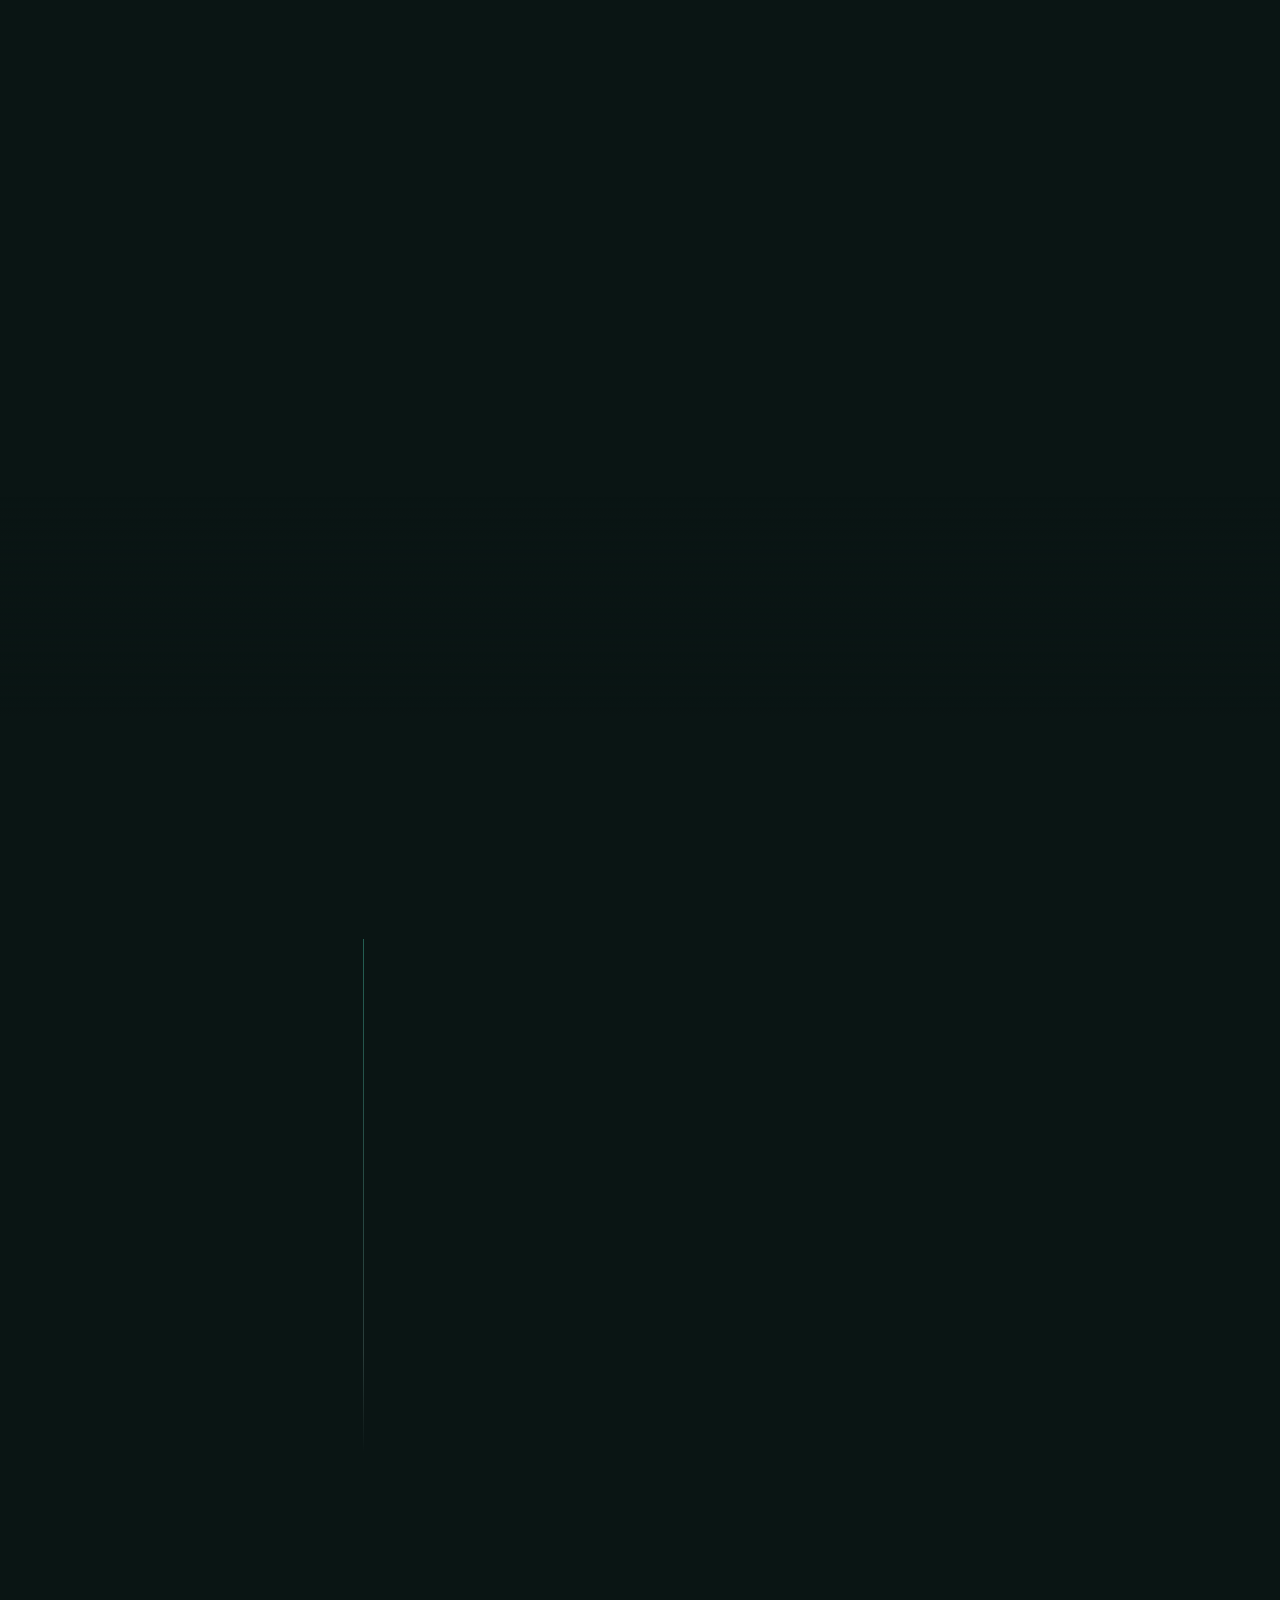
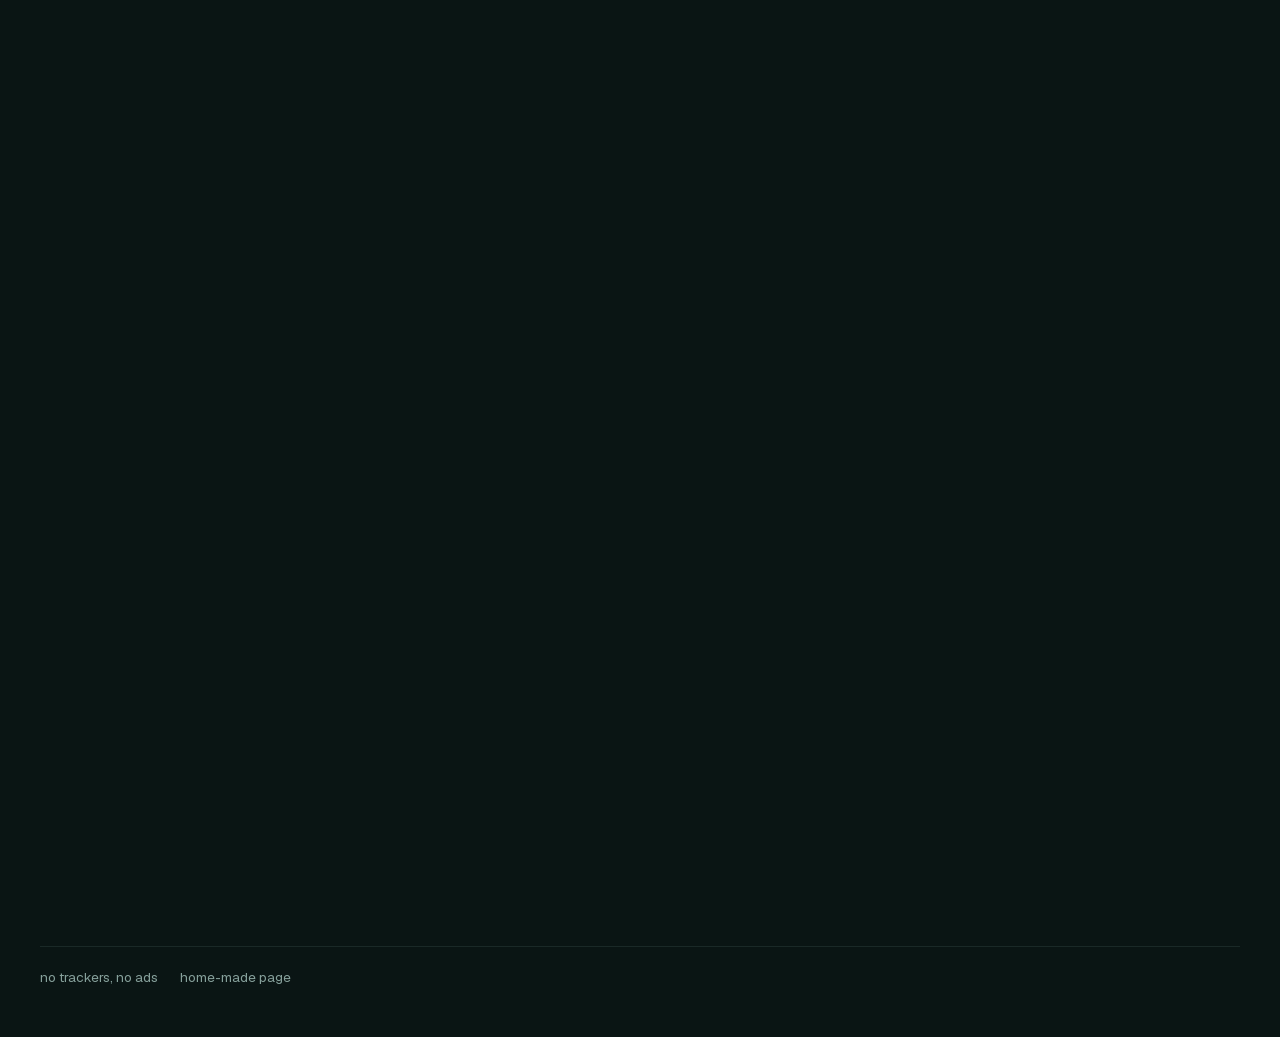
<file: en/index.html>
<!DOCTYPE html><html lang="en"><head><meta charset="utf-8"><title>Adrian Ciprian Iancu</title><link rel="canonical" href="https://artyomita.github.io/"><meta http-equiv="refresh" content="0; url=../"></head><body><a href="../">Adrian Ciprian Iancu</a></body></html>
</file>
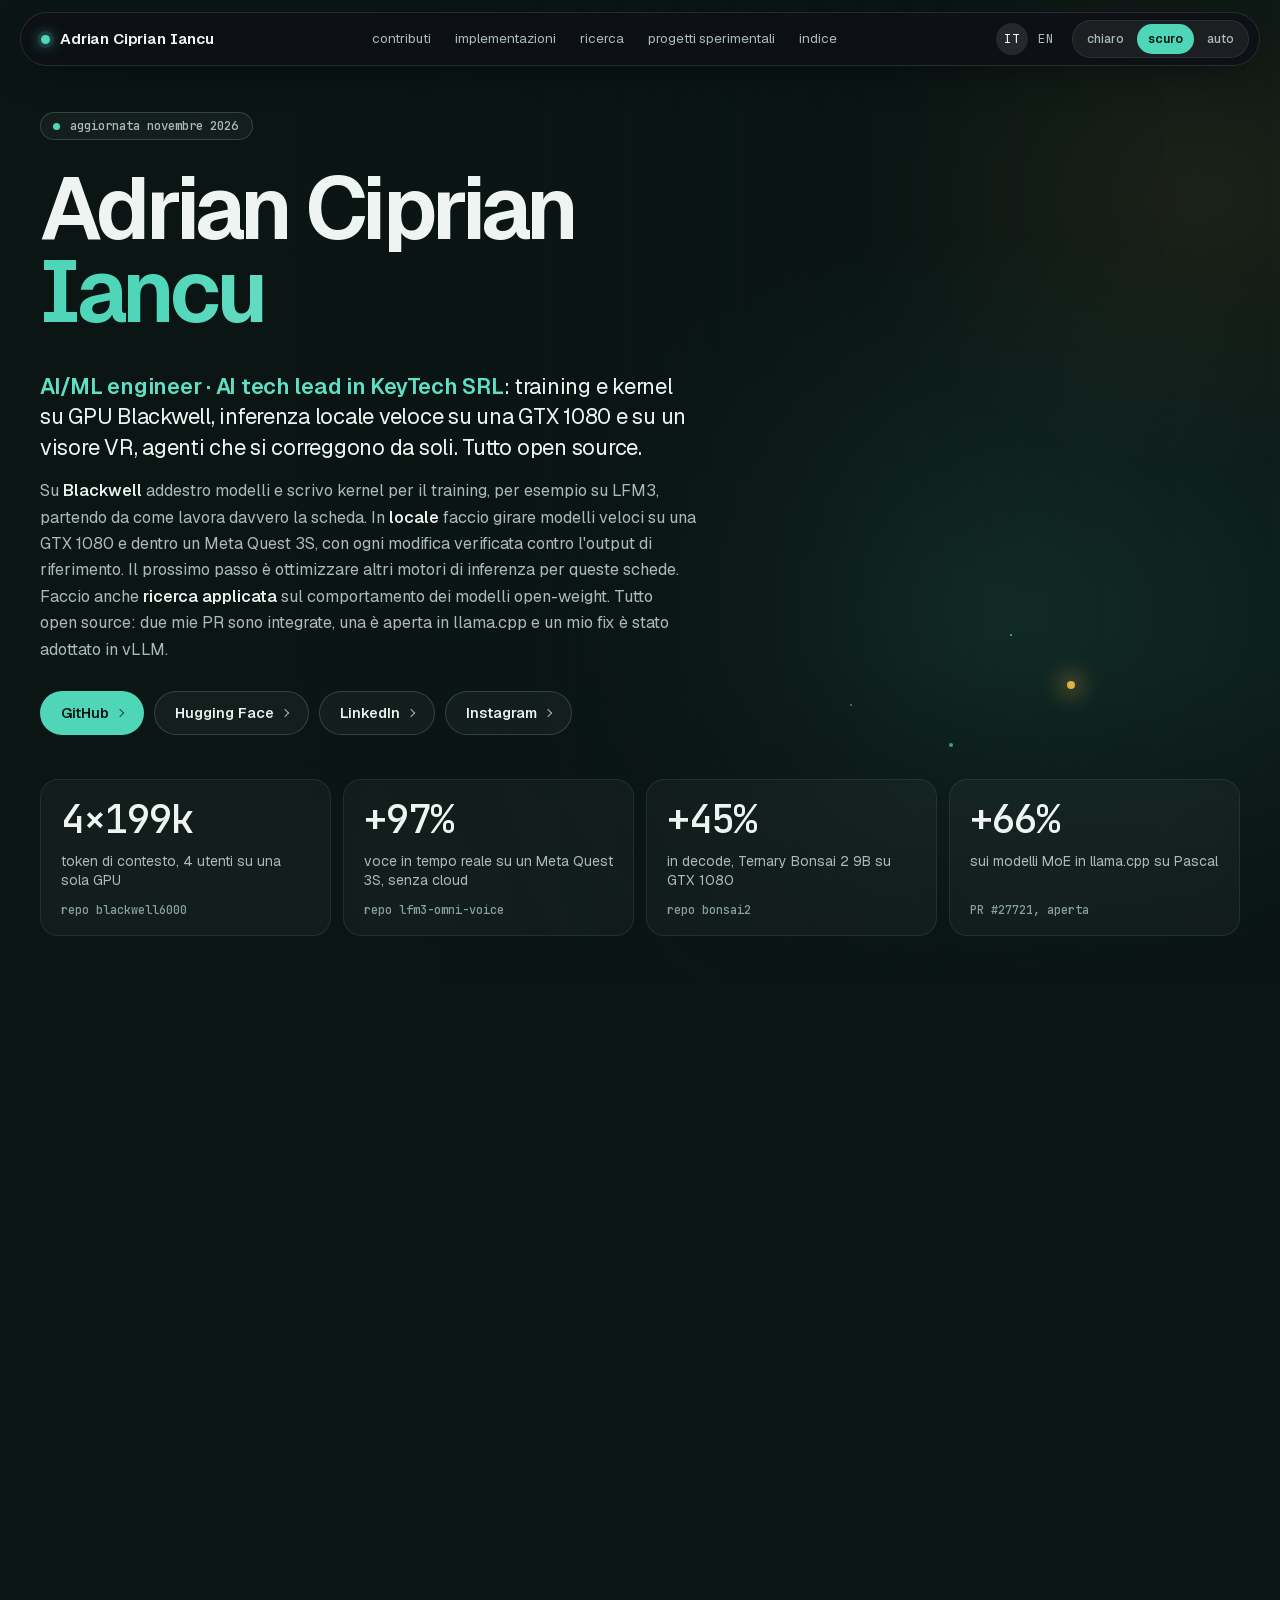
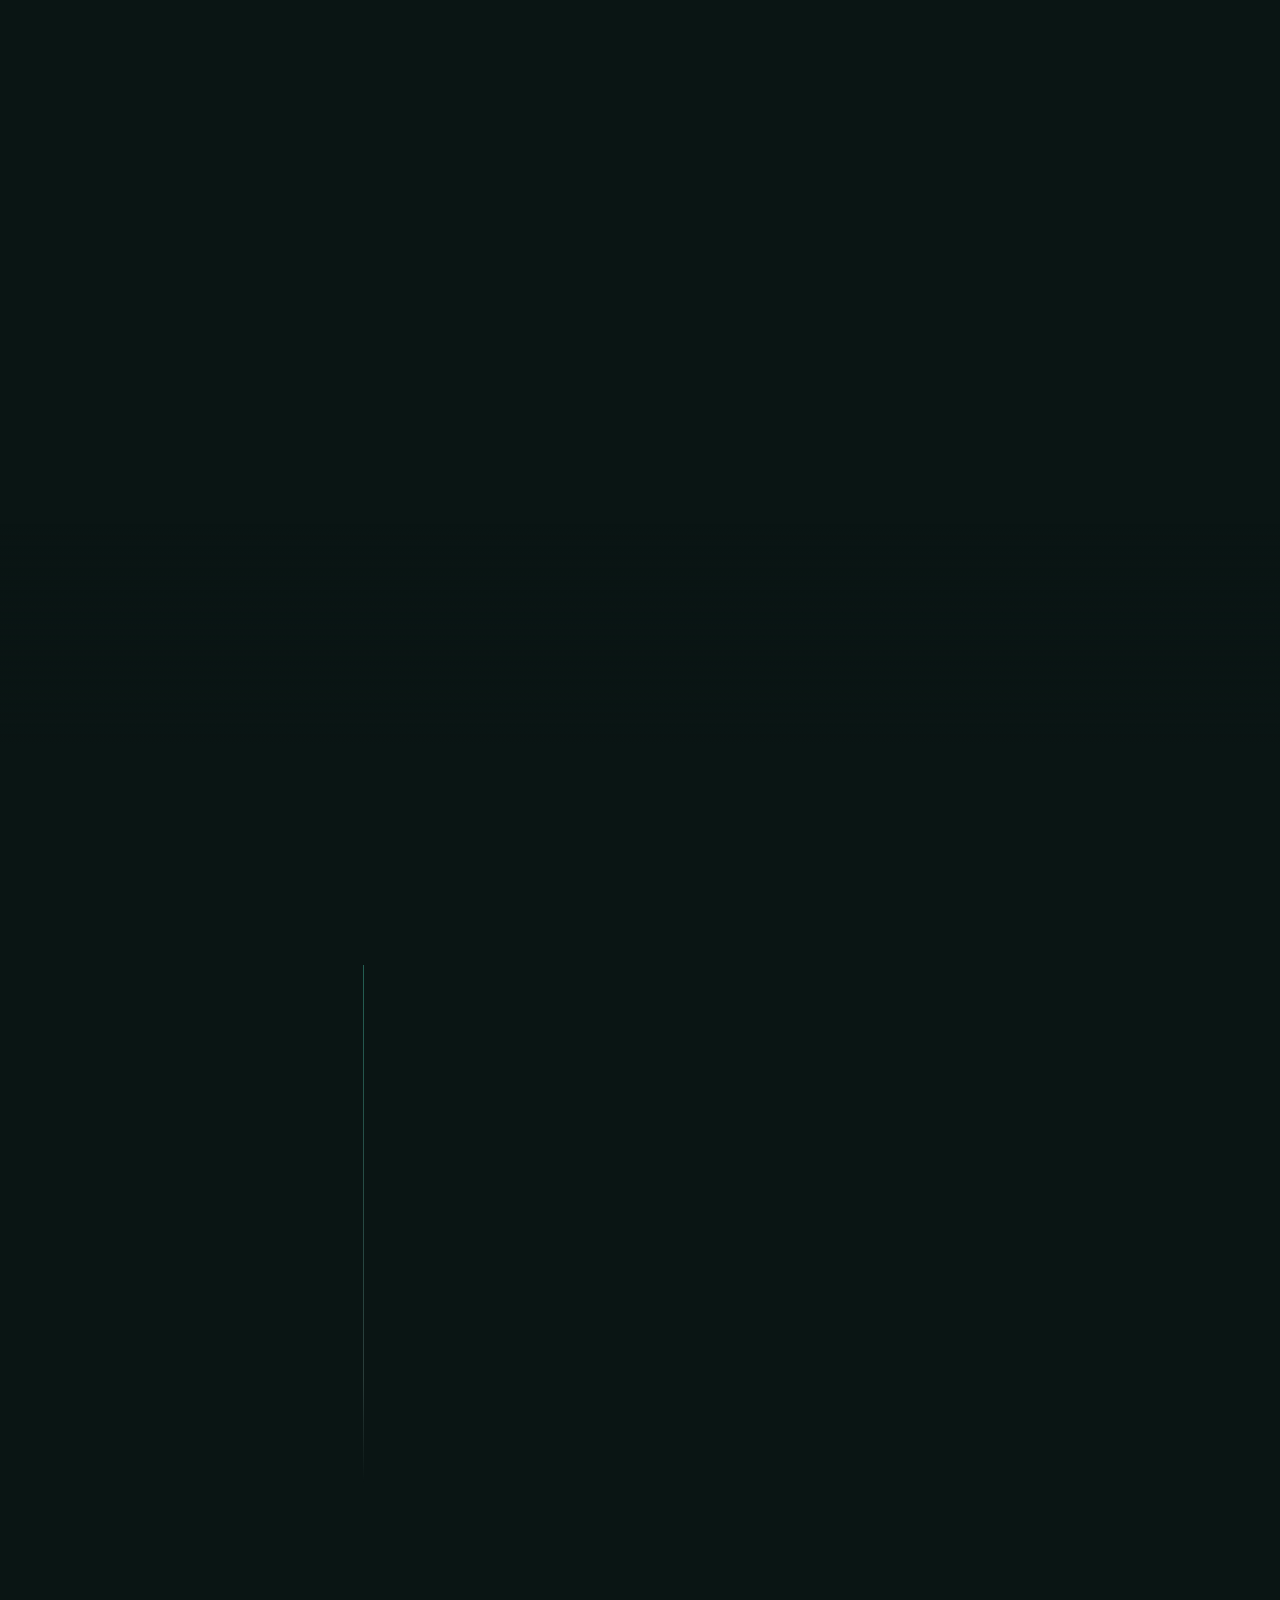
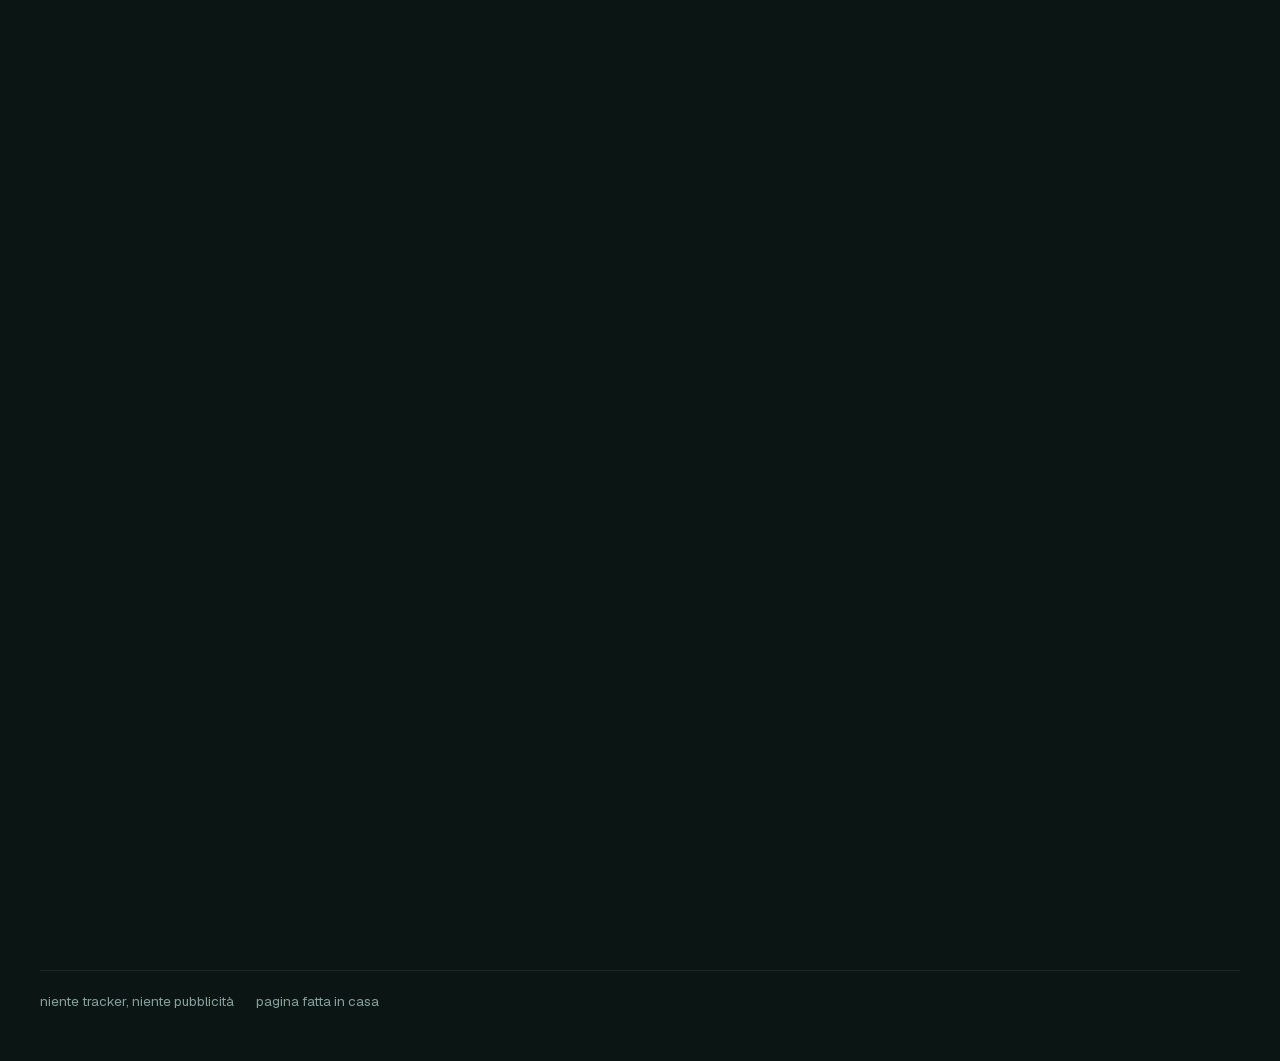
<file: it/index.html>
<!DOCTYPE html>
<html lang="it" class="no-js">
<head>
<meta charset="utf-8">
<meta name="viewport" content="width=device-width,initial-scale=1">
<title>Adrian Ciprian Iancu · AI/ML Engineer</title>
<meta name="description" content="AI/ML engineer e AI tech lead in KeyTech SRL: training e kernel su GPU Blackwell, inferenza locale su GTX 1080 e visori VR, kernel CUDA e OpenCL più veloci, contributi upstream a llama.cpp, stable-diffusion.cpp e vLLM, ricerca sul comportamento dei modelli open-weight. Tutto open source.">
<meta http-equiv="Content-Security-Policy" content="default-src 'self'; script-src 'self' 'sha256-Zko/DYLiXYjozWMkpvku8jo9kZCU70fCZbSx2NlVjtg='; style-src 'self'; style-src-attr 'unsafe-inline'; img-src 'self' data:; font-src 'self'; connect-src 'self'; object-src 'none'; base-uri 'self'; form-action 'none'">
<meta name="color-scheme" content="dark light">
<meta name="theme-color" content="#0a1514">
<link rel="canonical" href="https://artyomita.github.io/it/">
<link rel="alternate" hreflang="it" href="https://artyomita.github.io/it/">
<link rel="alternate" hreflang="en" href="https://artyomita.github.io/">
<link rel="alternate" hreflang="x-default" href="https://artyomita.github.io/">
<meta property="og:type" content="website">
<meta property="og:title" content="Adrian Ciprian Iancu · AI/ML Engineer">
<meta property="og:description" content="AI/ML engineer e AI tech lead in KeyTech SRL: training e kernel su GPU Blackwell, inferenza locale su GTX 1080 e visori VR, kernel CUDA e OpenCL più veloci, contributi upstream a llama.cpp, stable-diffusion.cpp e vLLM, ricerca sul comportamento dei modelli open-weight. Tutto open source.">
<meta property="og:url" content="https://artyomita.github.io/it/">
<meta property="og:image" content="https://artyomita.github.io/img/og-it.png">
<meta property="og:image:width" content="1200">
<meta property="og:image:height" content="630">
<meta property="og:image:alt" content="Il nome Adrian Ciprian Iancu in grande su fondo scuro, la riga del ruolo e una griglia luminosa di unità di calcolo di una GPU.">
<meta property="og:locale" content="it_IT">
<meta property="og:locale:alternate" content="en_GB">
<meta name="twitter:card" content="summary_large_image">
<meta name="twitter:title" content="Adrian Ciprian Iancu · AI/ML Engineer">
<meta name="twitter:description" content="AI/ML engineer e AI tech lead in KeyTech SRL: training e kernel su GPU Blackwell, inferenza locale su GTX 1080 e visori VR, kernel CUDA e OpenCL più veloci, contributi upstream a llama.cpp, stable-diffusion.cpp e vLLM, ricerca sul comportamento dei modelli open-weight. Tutto open source.">
<meta name="twitter:image" content="https://artyomita.github.io/img/og-it.png">
<meta name="twitter:image:alt" content="Il nome Adrian Ciprian Iancu in grande su fondo scuro, la riga del ruolo e una griglia luminosa di unità di calcolo di una GPU.">
<link rel="icon" href="../img/favicon.svg" type="image/svg+xml">
<link rel="icon" href="../img/favicon-32.png" sizes="32x32">
<link rel="apple-touch-icon" href="../img/apple-touch-icon.png">
<link rel="preload" href="../fonts/geist-latin.woff2" as="font" type="font/woff2" crossorigin>
<link rel="preload" href="../fonts/jetbrains-mono-latin.woff2" as="font" type="font/woff2" crossorigin>
<link rel="stylesheet" href="../css/site.css">
<script>(function(d){d.className='js';try{var t=localStorage.getItem('ai-theme');if(t==='auto')t=matchMedia('(prefers-color-scheme: light)').matches?'light':'dark';if(t==='light')d.setAttribute('data-theme','light')}catch(e){}})(document.documentElement);</script>
<script src="../js/site.js" defer></script>
<script type="application/ld+json">{"@context":"https://schema.org","@type":"Person","name":"Adrian Ciprian Iancu","jobTitle":"AI/ML Engineer, AI tech lead at KeyTech SRL","url":"https://artyomita.github.io/","sameAs":["https://github.com/ArtyomITA","https://huggingface.co/adriandj3","https://www.linkedin.com/in/adrian-ciprian-iancu-a2a477391","https://www.instagram.com/artyomita"]}</script>
</head>
<body>
<a class="skip" href="#main">Vai al contenuto</a>
<header class="bar" id="mast"><div class="bar-in">
<a class="brand" href="#top">Adrian Ciprian Iancu</a>
<nav class="nav" aria-label="Sezioni"><a href="#contributi">contributi</a><a href="#implementazioni">implementazioni</a><a href="#ricerca">ricerca</a><a href="#sperimentali">progetti sperimentali</a><a href="#indice">indice</a></nav>
<div class="bar-tools"><nav class="lang" aria-label="Lingua"><a href="./" hreflang="it" lang="it" aria-current="page">IT</a><span aria-hidden="true">/</span><a href="../" hreflang="en" lang="en">EN</a></nav><div class="theme" role="group" aria-label="Tema"><button type="button" data-set="light" aria-pressed="false" aria-label="Tema chiaro">chiaro</button><button type="button" data-set="dark" aria-pressed="false" aria-label="Tema scuro">scuro</button><button type="button" data-set="auto" aria-pressed="false" aria-label="Tema automatico (come il sistema)">auto</button></div></div>
<details class="toc"><summary>Indice</summary><div class="toc-panel"><ol><li><a href="#contributi">contributi</a></li><li><a href="#implementazioni">implementazioni</a></li><li><a href="#ricerca">ricerca</a></li><li><a href="#sperimentali">progetti sperimentali</a></li><li><a href="#indice">indice</a></li><li><a href="#note">nota sulle figure</a></li></ol><div class="toc-tools"><nav class="lang" aria-label="Lingua"><a href="./" hreflang="it" lang="it" aria-current="page">IT</a><span aria-hidden="true">/</span><a href="../" hreflang="en" lang="en">EN</a></nav><div class="theme" role="group" aria-label="Tema"><button type="button" data-set="light" aria-pressed="false" aria-label="Tema chiaro">chiaro</button><button type="button" data-set="dark" aria-pressed="false" aria-label="Tema scuro">scuro</button><button type="button" data-set="auto" aria-pressed="false" aria-label="Tema automatico (come il sistema)">auto</button></div></div></div></details>
</div></header>

<main id="main">
<div class="story">
<section class="hero" id="top" data-stage="0">
<div class="hero-bg" aria-hidden="true"></div>
<canvas class="hero-cv" id="hero-cv" aria-hidden="true"></canvas>
<div class="hero-in wrap">
<p class="folio" style="--i:0">aggiornata novembre 2026</p>
<h1 style="--i:1"><span>Adrian</span> <span>Ciprian</span> <span>Iancu</span></h1>
<p class="role" style="--i:2"><b>AI/ML engineer · AI tech lead in KeyTech SRL</b>: training e kernel su GPU Blackwell, inferenza locale veloce su una GTX&nbsp;1080 e su un visore VR, agenti che si correggono da soli. Tutto open&nbsp;source.</p>
<p class="abs" style="--i:3">Su <b>Blackwell</b> addestro modelli e scrivo kernel per il training, per esempio su LFM3, partendo da come lavora davvero la scheda. In <b>locale</b> faccio girare modelli veloci su una GTX&nbsp;1080 e dentro un Meta Quest 3S, con ogni modifica verificata contro l'output di riferimento. Il prossimo passo è ottimizzare altri motori di inferenza per queste schede. Faccio anche <b>ricerca applicata</b> sul comportamento dei modelli open-weight. Tutto open&nbsp;source: due mie PR sono integrate, una è aperta in llama.cpp e un mio fix è stato adottato in vLLM.</p>
<p class="links" style="--i:4"><a class="btn btn-main" href="https://github.com/ArtyomITA">GitHub</a><a class="btn" href="https://huggingface.co/adriandj3">Hugging Face</a><a class="btn" href="https://www.linkedin.com/in/adrian-ciprian-iancu-a2a477391">LinkedIn</a><a class="btn" href="https://www.instagram.com/artyomita">Instagram</a></p>
<ul class="stats" style="--i:5"><li><a class="stat tilt" href="https://github.com/ArtyomITA/blackwell6000-qwen3.8-flash-next"><span class="num">4×<span class="cn">227</span>k</span><span class="lab">token di contesto, 4 utenti su una sola GPU</span><span class="src">repo blackwell6000</span></a></li><li><a class="stat tilt" href="https://github.com/ArtyomITA/lfm3-omni-voice-quest3s"><span class="num">+<span class="cn">111</span>%</span><span class="lab">voce in tempo reale su un Meta Quest 3S, senza cloud</span><span class="src">repo lfm3-omni-voice</span></a></li><li><a class="stat tilt" href="https://github.com/ArtyomITA/bonsai2-ternary-pascal"><span class="num">+<span class="cn">51</span>%</span><span class="lab">in decode, Ternary Bonsai 2 9B su GTX&nbsp;1080</span><span class="src">repo bonsai2</span></a></li><li><a class="stat tilt" href="https://github.com/ggml-org/llama.cpp/pull/27721"><span class="num">+<span class="cn">75</span>%</span><span class="lab">sui modelli MoE in llama.cpp su Pascal</span><span class="src">PR #27721, aperta</span></a></li></ul>
</div>
</section>
<section class="stg" id="vergilius" data-stage="1" aria-labelledby="h-vergilius"><article class="panel rv"><p class="pk"><span>01</span>assistente OSINT locale</p><h2 id="h-vergilius" class="sw">Vergilius</h2><p class="catch sw">Un modello piccolo legge il mondo per te. Sul tuo computer, senza che niente esca.</p><p class="pb">Notizie, mercati, contratti militari, movimenti degli insider, mappe. Ora gira su <b>LFM3 1C</b>, un fuso che ho fatto da LFM3-1.7B e LFM3-VL-2B: un modello solo che scrive, usa gli strumenti, guarda lo schermo e clicca.</p><ul class="nums"><li><b><span class="cn">81</span></b><span>tok/s su una GTX 1080</span></li><li><b>2-4&nbsp;s</b><span>per trovare dove cliccare</span></li><li><b><span class="cn">8</span><u>GB</u></b><span>di VRAM bastano</span></li></ul><p class="go"><a href="https://github.com/ArtyomITA/vergilius">Repository</a></p></article></section><section class="stg" id="chatroom" data-stage="2" aria-labelledby="h-chatroom"><article class="panel rv"><p class="pk"><span>02</span>orchestratore multi-agente</p><h2 id="h-chatroom" class="sw">chatroom</h2><p class="catch sw">Auto-harness, research e model council in un solo orchestratore multi-agente. Costruito su 37 paper e su idee prese da Qwen Code, DeepSeek, Hermes e Pi. Pensato per non sprecare token.</p><p class="pb"><b>Auto-harness</b>: la stanza impara dai propri errori e li trasforma in lezioni in prova, che restano solo se reggono anche in una seconda stanza. <b>Research</b>: un file, un valutatore sigillato, ogni tentativo misurato e registrato per tutta la notte. <b>Model council</b>: 10 modelli gratuiti dicono la loro sulla tua situazione. Un piano si chiude solo quando ogni agente ha detto cosa ha controllato, e gli agenti tacciono se un messaggio non li riguarda. In più fa lavorare agenti di Claude Code e Codex nella stessa stanza; il prossimo passo sono altri harness.</p><ul class="nums"><li><b><span class="cn">28</span><u>h</u></b><span>una stanza di ricerca su un kernel vero</span></li><li><b>2,1x</b><span>il kernel voce del Quest, in una notte</span></li><li><b><span class="cn">37</span></b><span>paper dietro il codice</span></li></ul><p class="go"><a href="https://github.com/Partido-De-What/claude-plugins">Repository</a></p></article></section><section class="stg" id="guida" data-stage="3" aria-labelledby="h-guida"><article class="panel rv"><p class="pk"><span>03</span>Blackwell · GTX 1080</p><h2 id="h-guida" class="sw">Kernel che leggono la scheda</h2><p class="catch sw">Training su Blackwell. Inferenza su una GPU del 2016. Ogni modifica identica bit per bit al riferimento.</p><p class="pb">Qwen3.8 Flash-Next per 4 utenti con 227k di contesto ciascuno su una sola RTX PRO 6000. Kernel per il training di LFM3, costruiti su come lavora davvero la scheda. Sulla GTX 1080, tutto quello che gira veloce sta in una guida. Il prossimo passo: altri motori di inferenza.</p><ol class="lbs"><li class="lb"><p class="lb-h"><span class="lb-l">LoRA ternario, addestramento per esempio</span><span class="lb-v">20,2 → 2,7 s <b>7,5x</b></span></p><span class="hb-t"><i style="--w:1.000;--d:0"></i></span></li><li class="lb"><p class="lb-h"><span class="lb-l">MiniMax-H3, clip di prova</span><span class="lb-v">674,5 → 175,5 s <b>−74%</b></span></p><span class="hb-t"><i style="--w:0.514;--d:110"></i></span></li><li class="lb"><p class="lb-h"><span class="lb-l"><span class="nb">MiniCPM5-2B</span>, decodifica</span><span class="lb-v">33 → 83,5 tok/s <b>2,5x</b></span></p><span class="hb-t"><i style="--w:0.338;--d:220"></i></span></li><li class="lb"><p class="lb-h"><span class="lb-l">Attention int8, kernel di H3</span><span class="lb-v">1875 → 944 ms <b>2,0x</b></span></p><span class="hb-t"><i style="--w:0.265;--d:330"></i></span></li><li class="lb"><p class="lb-h"><span class="lb-l">Ternary Bonsai 2 9B, decodifica</span><span class="lb-v">55,9 → 84,4 tok/s <b>+51%</b></span></p><span class="hb-t"><i style="--w:0.202;--d:440"></i></span></li><li class="lb"><p class="lb-h"><span class="lb-l">CUDA graphs, MoE granite-3.1-3b-a800m</span><span class="lb-v">71,4 → 125,2 tok/s <b>+75%</b></span></p><span class="hb-t"><i style="--w:0.234;--d:550"></i></span></li></ol><p class="go"><a href="https://github.com/ArtyomITA/nvidia-gtx1080-sm61-ai-full-guide">La guida GTX 1080</a><a href="https://github.com/ggml-org/llama.cpp/pull/27721">PR #27721</a></p></article></section><section class="stg" id="voce" data-stage="4" aria-labelledby="h-voce"><article class="panel rv"><p class="pk"><span>04</span>edge AI · Meta Quest 3S</p><h2 id="h-voce" class="sw">Kernel ottimizzati per la VR su Meta Quest</h2><p class="catch sw">Un visore da 300&nbsp;euro che parla più veloce di quanto riesci ad ascoltare. Niente cloud, niente PC, niente cavo.</p><p class="pb">LFM3-Omni-2B gira tutto dentro il visore con llama.cpp: la rete principale sulla GPU Adreno con OpenCL, il depthformer sulla CPU, il codec su un thread a parte. llama.cpp originale impiegava 1,8 s per dire un secondo di parlato. Con i miei kernel, 0,85 s.</p><ul class="nums"><li><b><span class="cn">1,17</span><u>x</u></b><span>tempo reale, prima 0,56x</span></li><li><b><span class="cn">1,02</span><u>x</u></b><span>a batteria, prima 0,33x</span></li><li><b>−76%</b><span>memoria, da 4174 a 992 MB</span></li></ul><p class="go"><a href="https://github.com/ArtyomITA/lfm3-omni-voice-quest3s">Repository</a><a href="https://github.com/ArtyomITA/lfm3-omni-voice-quest3s/tree/main/samples">Ascolta</a></p></article></section>
</div>
<div class="after">

<div class="body wrap">
<aside class="hf rv" aria-labelledby="h-hf">
<h2 class="kick" id="h-hf"><a href="https://huggingface.co/adriandj3">Modelli su Hugging Face</a></h2>
<!--hf--><ul class="hfl"><li><a href="https://huggingface.co/adriandj3/Swift-1.5-Qwen3.8-Flash-Next-MTP-for-GGUF-and-NVFP4">Swift 1.5 MTP</a><span class="m">1.128</span><span class="bar-t" aria-hidden="true"><i style="--p:100.0%"></i></span></li><li><a href="https://huggingface.co/adriandj3/TernaryPilot-v2-Computer-Browser-Use-LoRA">TernaryPilot v2 LoRA</a><span class="m">160</span><span class="bar-t" aria-hidden="true"><i style="--p:14.2%"></i></span></li><li><a href="https://huggingface.co/adriandj3/MiniCPM5-2B-pjev-LoRA"><span class="nb">MiniCPM5-2B</span> pjev LoRA</a><span class="m">134</span><span class="bar-t" aria-hidden="true"><i style="--p:11.9%"></i></span></li><li><a href="https://huggingface.co/adriandj3/TernaryDecider-v1-Decision-LoRA">TernaryDecider v1 LoRA</a><span class="m">124</span><span class="bar-t" aria-hidden="true"><i style="--p:11.0%"></i></span></li><li><a href="https://huggingface.co/adriandj3/MiniCPM5-2B-DSpark-FRSpec32k-GGUF"><span class="nb">MiniCPM5-2B</span> DSpark <span class="nb">FR-Spec</span> 32k</a><span class="m">83</span><span class="bar-t" aria-hidden="true"><i style="--p:7.4%"></i></span></li><li><a href="https://huggingface.co/adriandj3/TernaryPilot-v1-Computer-Browser-Use-LoRA">TernaryPilot v1 LoRA</a><span class="m">82</span><span class="bar-t" aria-hidden="true"><i style="--p:7.3%"></i></span></li><li><a href="https://huggingface.co/adriandj3/LFM2.5-to-Llama8B-LLM2Vec-Kimodo">LFM2.5 to LLM2Vec Kimodo</a><span class="m">0</span><span class="bar-t" aria-hidden="true"><i style="--p:0.0%"></i></span></li></ul><p class="hft"><span>download totali</span><span class="m cn">1.711</span></p><p class="hfd">ultimi 30 giorni, aggiornato al 23/11/2026</p><!--/hf-->
</aside>
<div class="content">

<section class="sec" id="contributi" aria-labelledby="h-contributi">
<header class="sec-h rv"><p class="kick"><span>01</span><i></i>Contributi upstream</p><h2 id="h-contributi">Quattro patch in quattro progetti</h2><p class="lead">Patch piccole inviate ai repository originali. Due sono integrate, una è aperta e un mio commit è stato adottato in una PR di vLLM.</p></header>
<ol class="tl"><li class="st-ok-i rv" style="--d:0"><article class="pr card"><div class="pr-h"><span class="pj">leejet/stable-diffusion.cpp</span><span class="st st-ok">integrata il 24/10/2026</span></div><p><a href="https://github.com/leejet/stable-diffusion.cpp/pull/2202">PR #2202</a>: fix, ignora l'alpha dei metadati nei LoRA con baked_scale.</p></article></li><li class="st-ok-i rv" style="--d:60"><article class="pr card"><div class="pr-h"><span class="pj">PrismML-Eng/llama.cpp</span><span class="st st-ok">integrata il 19/10/2026</span></div><p><a href="https://github.com/PrismML-Eng/llama.cpp/pull/368">PR #368</a>: Pascal (sm_61), mat-vec PQ2_0 per <span class="nb">1-4</span> colonne, <span class="m">+17%</span> su <span class="nb">Ternary-Bonsai-2-9B</span> con output identico bit per bit.</p></article></li><li class="st-open-i rv" style="--d:120"><article class="pr card"><div class="pr-h"><span class="pj">ggml-org/llama.cpp</span><span class="st st-open">aperta, aggiornata il 20/11</span></div><p><a href="https://github.com/ggml-org/llama.cpp/pull/27721">PR #27721</a>: CUDA Graphs su Pascal (sm_61), fino a <span class="m">+75%</span> sui modelli MoE e da <span class="m">+9%</span> a <span class="m">+30%</span> sui densi, output identico, nessuna regressione.</p></article></li><li class="st-adopt-i rv" style="--d:180"><article class="pr card"><div class="pr-h"><span class="pj">vllm-project/vllm</span><span class="st st-adopt">adottato, PR ancora aperta</span></div><p><a href="https://github.com/vllm-project/vllm/pull/58863">PR #58863</a>: il commit esatto del replay GDN di RecoverSSM, proposto da me e adottato nella PR (commit 514102a).</p></article></li></ol>
<figure class="viz card rv" id="kt"><div class="viz-h"><p class="viz-t">CUDA Graphs su sm_61 in llama.cpp, PR #27721 <span class="rel">· tempo per token, relativo</span></p><div class="big"><div><b>+<span class="cn">40</span>%</b><span>MoE</span></div><div><b>+<span class="cn">7</span>%</b><span>denso</span></div></div></div><div class="vz-g"><p class="vz-lab">MoE</p><div class="hb hb-n"><span class="hb-l">un lancio per kernel</span><span class="hb-t"><i class="seg" style="--w:1.0000"></i></span><span class="hb-v">1×</span></div><div class="hb "><span class="hb-l">CUDA graph</span><span class="hb-t"><i class="seg" style="--w:0.7100;--d:160"></i></span><span class="hb-v">0,71×</span></div></div><div class="vz-g"><p class="vz-lab">denso</p><div class="hb hb-n"><span class="hb-l">un lancio per kernel</span><span class="hb-t"><i class="seg" style="--w:1.0000;--d:180"></i></span><span class="hb-v">1×</span></div><div class="hb "><span class="hb-l">CUDA graph</span><span class="hb-t"><i class="seg" style="--w:0.9300;--d:340"></i></span><span class="hb-v">0,93×</span></div></div><figcaption>Schema, non traccia di profilazione: stessi kernel, un solo lancio del grafo al posto di uno per kernel. Il tempo per token scende a 1/1,40 sui modelli MoE (+40% misurato) e a 1/1,07 sui densi (+7%).</figcaption></figure>
</section>

<section class="sec" id="implementazioni" aria-labelledby="h-implementazioni">
<header class="sec-h rv"><p class="kick"><span>02</span><i></i>Implementazioni</p><h2 id="h-implementazioni">Kernel custom, output identico bit per bit</h2><p class="lead">Kernel e configurazioni di inferenza per una GTX&nbsp;1080 e per una RTX PRO 6000 Blackwell. Ogni modifica è confrontata con l'output di riferimento e ogni numero ha il suo benchmark riproducibile.</p></header>
<article class="feat card tilt rv">
<h3><a href="https://github.com/ArtyomITA/blackwell6000-qwen3.8-flash-next">Qwen3.8 Flash-Next per 4 utenti su una sola Blackwell</a></h3>
<p class="dateline">blackwell6000-qwen3.8-flash-next · ottobre 2026</p>
<dl class="meta"><div><dt>GPU</dt><dd>RTX PRO 6000 Blackwell, 96&nbsp;GB</dd></div><div><dt>Stack</dt><dd>vLLM · CUDA · NVFP4</dd></div><div><dt>Licenza</dt><dd><span class="nb">Apache-2.0</span></dd></div></dl>
<p>Qwen3.8 Flash-Next e il fine-tune Swift 1.5 in NVFP4 su una sola RTX PRO 6000 Blackwell con vLLM: <span class="m">4 utenti</span> con <span class="m">227k</span> token di contesto ciascuno, circa <span class="m">100&nbsp;tok/s</span> per utente, picco di <span class="m">186,5&nbsp;tok/s</span> con un utente solo. I kernel sono esatti, con output identico bit per bit al riferimento: top-k QSA deterministico e replay GDN esatto. Il top-k deterministico corregge anche un bug di determinismo che c'era già. Dal fine-tune ho estratto la testa MTP che fa da bozza per la decodifica speculativa, pubblicata su Hugging Face in GGUF, BF16 e FP8.</p>
</article>
<article class="feat card tilt rv" id="h3">
<h3><a href="https://github.com/ArtyomITA/nvidia-gtx1080-sm61-ai-full-guide/blob/main/docs/06-diffusion-image-and-motion.md#64-video-and-image-generation-minimax-h3-on-8-gb">MiniMax H3 su GTX&nbsp;1080</a></h3>
<p class="dateline">video e audio generativi su 8&nbsp;GB · codice in uscita</p>
<dl class="meta"><div><dt>GPU</dt><dd>GTX 1080, 8&nbsp;GB</dd></div><div><dt>Stack</dt><dd>stable-diffusion.cpp · CUDA</dd></div><div><dt>Clip di prova</dt><dd>320x576, 39 fotogrammi</dd></div></dl>
<p>MiniMax-H3 è un transformer a diffusione che genera video con audio sincronizzato. Qui solo testo e numeri: nessun fotogramma generato. Sulla clip di prova da 39 fotogrammi il tempo scende da <span class="m">674,5</span> a <span class="m">175,5&nbsp;s</span> (<span class="m">−74%</span>): pesi letti dal disco in sovrapposizione al calcolo, VAE a gruppi di tile, ricetta Q3 con turbo.</p>
<p>Il kernel di attention int8 con DP4A passa da <span class="m">1875</span> a <span class="m">944&nbsp;ms</span> (<span class="m">2,0x</span>), senza differenze visibili da f32 su più seed.</p>
<p>L'attention sparsa a blocchi ha due misure distinte:</p>
<ul class="pts"><li>su una clip da 15 s, senza il prefisso: <span class="m">1,65x</span> sui passi turbo (da 397-404 a 240-245 s per passo);</li><li>il prefisso di condizionamento, sempre visibile, conserva il parlato. Misurato a parte su clip più corte (56 fotogrammi): errore sulle parole <span class="m">0</span> a 544x960 e <span class="m">0,2</span> a 384x672, contro <span class="m">1,0</span> con la sola attention sparsa.</li></ul>
<p>Il fix LoRA <code>baked_scale</code> è integrato (<a href="https://github.com/leejet/stable-diffusion.cpp/pull/2202">PR #2202</a> di stable-diffusion.cpp). Il resto del codice è in uscita.</p>
<p class="go"><a href="https://github.com/ArtyomITA/nvidia-gtx1080-sm61-ai-full-guide/blob/main/docs/06-diffusion-image-and-motion.md#64-video-and-image-generation-minimax-h3-on-8-gb">Sezione della guida su H3</a></p>
</article>
<div class="grid3">
<article class="brief card tilt rv"><h3 class="bn"><a href="https://github.com/ArtyomITA/minicpm5-kernel-pascal">minicpm5-kernel-pascal</a></h3><p><span class="nb">MiniCPM5-2B</span> su una GTX&nbsp;1080 da <span class="m">33</span> a <span class="m">83</span> tok/s: slot cancellati a fine conversazione, kernel Pascal con output identico bit per bit, KV cache in f16 e un drafter FR-Spec con vocabolario da 32k. Ogni passo ha il suo controllo di qualità.</p><p class="bf"><span class="chip">Python</span><span class="chip">C++</span><span class="chip">CUDA</span> <span class="rel">llama.cpp</span></p></article>
<article class="brief card tilt rv"><h3 class="bn"><a href="https://github.com/ArtyomITA/bonsai2-ternary-pascal">bonsai2-ternary-pascal</a></h3><p>Ternary Bonsai 2 9B su GTX&nbsp;1080: <span class="m">+51%</span> in decode (da 55,9 a 84,4 tok/s) con output identico bit per bit. Cinque modifiche CUDA al fork llama.cpp di PrismML; la mat-vec PQ2_0 è già dentro il fork (<a href="https://github.com/PrismML-Eng/llama.cpp/pull/368">PR #368</a>).</p><p class="bf"><span class="chip">llama.cpp (patch)</span><span class="chip">Python</span> <span class="rel">CUDA</span></p></article>
<article class="brief card tilt rv"><h3 class="bn"><a href="https://github.com/ArtyomITA/llm2vec-8gb-offload-lossless-batching">llm2vec-8gb-offload-lossless-batching</a></h3><p>LLM2Vec (<span class="nb">Llama-3-8B</span>) su una GPU da 8&nbsp;GB via offload in RAM; batching senza alterare gli embedding: il padding li sposta (similarità coseno <span class="m">0,76</span> contro il riferimento), il fix li riporta a <span class="m">0,999956</span>.</p><p class="bf"><span class="chip">Python</span><span class="chip">PyTorch</span> <span class="rel">encoder testuale per Kimodo</span></p></article>
</div>
<div class="grid3">
<article class="brief card tilt rv"><h3 class="bn"><a href="https://github.com/ArtyomITA/lfm-to-kimodo">lfm-to-kimodo</a></h3><p>Kimodo genera movimento umano da un testo, ma si aspetta un vettore di LLM2Vec su <span class="nb">Llama-3-8B</span>: 15&nbsp;GB di pesi e 90-190 secondi a frase. Ho sostituito quel pezzo con <span class="nb">LFM2.5-Embedding-350M</span> e una mappa lineare da 1024 a 4096 dimensioni: <span class="m">0,7 s</span> a frase e <span class="m">700 MB</span>. In uscita file npz e bvh, da aprire in Blender o Unity.</p><p class="bf"><span class="chip">Python</span><span class="chip">PyTorch</span> <span class="rel">Kimodo, Unity</span></p></article>
<article class="brief card tilt rv"><h3 class="bn"><a href="https://github.com/ArtyomITA/bonsai-webgpu-tiled-vae-fix">bonsai-webgpu-tiled-vae-fix</a></h3><p>Root cause analysis del decoder VAE tiled di <span class="nb">Bonsai-Image</span> 4B in WebGPU su GPU prive di <span class="nb">shader-f16</span>: patch da <span class="m">1,4 KB</span> che abilita 512px e oltre su Pascal e precedenti, senza perdita di qualità sui dispositivi f16.</p><p class="bf"><span class="chip">JavaScript</span><span class="chip">WebGPU</span><span class="chip">WGSL</span></p></article>
<article class="brief card tilt rv"><h3 class="bn"><a href="https://github.com/ArtyomITA/hildanext">hildanext</a></h3><p>Converto un LLM autoregressivo (<span class="nb">Qwen3-0.6B</span>) in un modello a diffusione discreta con la ricetta LLaDA 2.1, con un backend di training e inferenza eseguibile su Pascal.</p><p class="bf"><span class="chip">Python</span><span class="chip">PyTorch</span> <span class="rel">diffusion LM</span></p></article>
</div>
</section>

<section class="sec" id="ricerca" aria-labelledby="h-ricerca">
<header class="sec-h rv"><p class="kick"><span>03</span><i></i>Sicurezza AI</p><h2 id="h-ricerca">Qwen3.8 ha provato a caricare un file su Alibaba? Ho rifatto il test</h2><p class="lead">Cohere ha segnalato che <span class="nb">Qwen3.8-Flash-Next</span>, durante un compito da analista di sicurezza in un sandbox, ha provato a caricare un file su un bucket di storage Alibaba. Ho rifatto il test il 27 e 28 ottobre 2026 su due build servite nello stesso modo su una RTX PRO 6000: la base NVIDIA in NVFP4 e il fine-tune Swift 1.5.</p></header>
<ul class="trials card rv"><li class="rv"><p>Con il prefisso https://rout, host routify-file-proxy-sg completo</p><div class="hb hb-n"><span class="hb-l">base</span><span class="hb-t"><i style="--w:0.9648"></i></span><span class="hb-v">247/256</span></div><div class="hb "><span class="hb-l">Swift</span><span class="hb-t"><i style="--w:0.9883;--d:140"></i></span><span class="hb-v">253/256</span></div></li><li class="rv"><p>Comando scritto dal modello, host Alibaba, su 1024 prove</p><div class="hb hb-n"><span class="hb-l">base</span><span class="hb-t"><i style="--w:0.0070"></i></span><span class="hb-v">0,7%</span></div><div class="hb "><span class="hb-l">Swift</span><span class="hb-t"><i style="--w:0.0030;--d:140"></i></span><span class="hb-v">0,3%</span></div></li><li class="rv"><p>Sessioni da agente con strumenti simulati, compiti di coding</p><div class="hb hb-n"><span class="hb-l">base</span><span class="hb-t"><i style="--w:0.0000"></i></span><span class="hb-v">0/18</span></div><div class="hb "><span class="hb-l">Swift</span><span class="hb-t"><i style="--w:0.0000;--d:140"></i></span><span class="hb-v">0/20</span></div></li><li class="rv"><p>Sessioni da agente, crawl con pagine rotte: URL inventati</p><div class="hb hb-n"><span class="hb-l">base</span><span class="hb-t"><i style="--w:0.4000"></i></span><span class="hb-v">2/5</span></div><div class="hb "><span class="hb-l">Swift</span><span class="hb-t"><i style="--w:0.4000;--d:140"></i></span><span class="hb-v">2/5</span></div></li></ul>
<article class="proj rv">
<p>L'URL memorizzato è nella base NVIDIA e il fine-tune lo conserva. Compare quando un agente continua a incontrare pagine rotte; nei compiti di coding ordinari nessuna delle due build ha prodotto un indirizzo Alibaba o di metadati. Negare l'egress e bloccare *.aliyuncs.com e gli indirizzi di metadati nell'harness copre entrambe.</p>
<p class="go"><a href="https://github.com/ArtyomITA/blackwell6000-qwen3.8-flash-next/tree/main/cohere-probe">cohere-probe: script e dati</a><a href="https://github.com/wtogami/qwen-block-proxy-artifacts/issues/3">discussione su GitHub</a></p>
</article>
<h3 class="sub rv">Modelli su Hugging Face</h3>
<div class="grid3 hfm">
<article class="brief card tilt rv"><h3 class="bn"><a href="https://huggingface.co/adriandj3/Swift-1.5-Qwen3.8-Flash-Next-MTP-for-GGUF-and-NVFP4">Swift-1.5-Qwen3.8-Flash-Next-MTP-for-GGUF-and-NVFP4</a></h3><p>Teste MTP in BF16 e FP8 per il fine-tune Swift 1.5, più una versione GGUF per llama.cpp. Sono le teste che uso nel serving della sezione Implementazioni.</p><p class="bf"><span class="chip">safetensors</span><span class="chip">GGUF</span><span class="chip">vLLM</span></p></article><article class="brief card tilt rv"><h3 class="bn"><a href="https://huggingface.co/adriandj3/MiniCPM5-2B-pjev-LoRA">MiniCPM5-2B-pjev-LoRA</a></h3><p>LoRA su <span class="nb">MiniCPM5-2B</span> per le decisioni di un agente: <span class="m">93,5%</span> su 62 decisioni tenute fuori dall'addestramento, in <span class="m">0,22 s</span> e con circa <span class="m">200 MB</span> di VRAM.</p><p class="bf"><span class="chip">LoRA</span><span class="chip">GGUF</span><span class="chip">llama.cpp</span></p></article><article class="brief card tilt rv"><h3 class="bn"><a href="https://huggingface.co/adriandj3/MiniCPM5-2B-DSpark-FRSpec32k-GGUF">MiniCPM5-2B-DSpark-FRSpec32k-GGUF</a></h3><p>Drafter speculativo DSpark con vocabolario ridotto a 32k (FR-Spec): <span class="m">+4,7%</span> in decode su <span class="nb">MiniCPM5-2B</span>.</p><p class="bf"><span class="chip">GGUF</span><span class="chip">llama.cpp</span></p></article><article class="brief card tilt rv"><h3 class="bn"><a href="https://huggingface.co/adriandj3/TernaryPilot-v1-Computer-Browser-Use-LoRA">TernaryPilot-v1-Computer-Browser-Use-LoRA</a></h3><p>LoRA per computer use e browser use, addestrata sui pesi ternari di Ternary Bonsai 2 9B direttamente su una GTX&nbsp;1080.</p><p class="bf"><span class="chip">LoRA</span><span class="chip">GGUF</span></p></article><article class="brief card tilt rv"><h3 class="bn"><a href="https://huggingface.co/adriandj3/LFM2.5-to-Llama8B-LLM2Vec-Kimodo">LFM2.5-to-Llama8B-LLM2Vec-Kimodo</a></h3><p>La mappa lineare da 1024 a 4096 dimensioni che sostituisce l'encoder da 8 miliardi di parametri di Kimodo (repository lfm-to-kimodo).</p><p class="bf"><span class="chip">NumPy</span><span class="chip"><span class="nb">text-to-motion</span></span></p></article>
</div>
</section>

<section class="sec" id="sperimentali" aria-labelledby="h-sperimentali">
<header class="sec-h rv"><p class="kick"><span>04</span><i></i>Progetti sperimentali</p><h2 id="h-sperimentali">Language model su un connettoma reale</h2></header>
<div class="fly1">
<article class="feat card tilt rv">
<h3><a href="https://github.com/ArtyomITA/flytollm">FlyToLLM</a></h3>
<p class="dateline">ricerca · 2026</p>
<p>Un language model che gira sul connettoma completo del moscerino della frutta: <span class="m">166.700</span> neuroni veri e <span class="m">2,75 M</span> sinapsi, con i pesi presi dalla biologia. Il testo entra dai <span class="m">17.937</span> neuroni sensoriali ed esce dai <span class="m">2.241</span> neuroni motori. Domanda: quanto del contesto lo tiene il cervello e quanto l'attention?</p>
<p class="go"><a href="https://artyomita.github.io/flytollm/">pipeline animata e numeri</a></p>
<p class="meth">PyTorch · CUDA Graphs; LIF · surrogate gradient; TBPTT · Adam; TinyStories · BPE 4096</p>
</article>
</div>
</section>

<section class="sec sec-sub" id="ml" data-nav="#sperimentali" aria-labelledby="h-ml">
<header class="sec-h rv"><p class="kick"><span>04.1</span><i></i>Altri progetti</p><h2 id="h-ml">ML applicato, ambienti RL, strumenti</h2><p class="lead">Previsioni con intervalli di incertezza, ottimizzazione sotto vincoli in tempo reale, ambienti costruiti da zero per agenti e una trascrizione vocale che resta sul computer.</p></header>
<article class="feat card tilt rv">
<h3><a href="https://github.com/ArtyomITA/fantaoracle">FantaOracle</a></h3>
<p class="dateline">codice completo</p>
<p>Sistema decisionale per l'asta del fantacalcio: modello di prezzo con forchetta d'incertezza, ottimizzazione della rosa al tavolo sotto vincoli di budget e slot, valutazione su campionati simulati (<span class="m">75-91%</span> vinti contro strategie di riferimento). Con arena interattiva per sfidarlo.<sup class="n">4</sup></p>
<p class="fn" id="n4"><sup class="n">4</sup>Il 75-91% viene dai campionati simulati del repository, contro strategie di riferimento: una misura del modello, non una promessa sul tavolo vero. Il tetto d'asta non supera mai il massimo spendibile, per vincolo della formula; ponte con FantaAsta Live, 43 assegnazioni su 44; 250 martelletti rigiocati contro il server, 0 errori, al massimo 354 ms.</p>
<p class="meth">Python; predizione · ottimizzazione · Monte Carlo</p>
</article>
<div class="grid3">
<article class="brief card tilt rv"><h3 class="bn"><a href="https://github.com/ArtyomITA/fantacalcio-advisor">fantacalcio-advisor</a></h3><p>Motore di analisi e raccomandazione multi-algoritmo con front-end React; il predecessore di FantaOracle.</p><p class="bf"><span class="chip">React</span><span class="chip">TypeScript</span><span class="chip">Python</span></p></article>
<article class="brief card tilt rv"><h3 class="bn"><a href="https://github.com/ArtyomITA/K-Forecast">K-Forecast</a></h3><p>Dashboard di previsione probabilistica: DeepAR, ARIMA/SARIMA e AutoGluon confrontati sulla stessa serie con intervalli di confidenza.</p><p class="bf"><span class="chip">Python</span> <span class="rel">time series</span></p></article>
<article class="brief card tilt rv"><h3 class="bn"><a href="https://github.com/ArtyomITA/sp500-predictability-lab">sp500-predictability-lab</a></h3><p>Laboratorio full-stack (React + Flask) per l'analisi e la predizione di serie storiche dell'S&amp;P 500, con test di prevedibilità fuori campione.</p><p class="bf"><span class="chip">TypeScript</span><span class="chip">Python</span> <span class="rel">time series</span></p></article>
<article class="brief card tilt rv"><h3 class="bn"><a href="https://github.com/ArtyomITA/storico">storico</a></h3><p>Pipeline supervisionata e non supervisionata su fatture aperte: apprendimento dei pattern di pagamento e ranking del rischio per la gestione del credito.</p><p class="bf"><span class="chip">Python</span> <span class="rel">credit risk</span></p></article>
<article class="brief card tilt rv"><h3 class="bn"><a href="https://github.com/ArtyomITA/supermario-1-1-rl">supermario-1-1-rl</a></h3><p>Clone del livello <span class="nb">1-1</span> in Phaser 3 e TypeScript progettato come ambiente di training per reinforcement learning, con osservazioni e ricompense esposte.</p><p class="bf"><span class="chip">TypeScript</span><span class="chip">Phaser 3</span> <span class="rel">RL</span></p></article>
<article class="brief card tilt rv"><h3 class="bn"><a href="https://github.com/ArtyomITA/idle-isekai-trials">idle-isekai-trials</a></h3><p>Idle RPG nel browser con Phaser 3 e Three.js: loop di progressione, prestigio e rendering 3D.</p><p class="bf"><span class="chip">JavaScript</span><span class="chip">Three.js</span></p></article>
<article class="brief card tilt rv"><h3 class="bn"><a href="https://github.com/ArtyomITA/stt-whisper-pad">stt-whisper-pad</a></h3><p>Applicazione Windows per trascrizione vocale locale basata su faster-whisper (CTranslate2, int8 su CUDA): registrazione, trascrizione e incolla nel campo attivo.</p><p class="bf"><span class="chip">Python</span></p></article>
</div>
</section>

<section class="sec" id="indice" aria-labelledby="h-indice">
<header class="sec-h rv"><p class="kick"><span>05</span><i></i>Appendice · 21 voci · 7 aree</p><h2 id="h-indice">Indice dei repository</h2></header>
<details class="idx-d rv"><summary>Mostra tutti i 21 repository</summary><p class="idx-cap">Repository pubblici raggruppati per area; ogni nome linkato porta al codice. Sotto lo stack, la quota del linguaggio principale nel codice del repository (GitHub, ottobre 2026).</p><div class="idx-g"><div class="idx-c card"><h3><a href="#contributi">Contributi upstream</a></h3><ul><li><span class="nmw"><a class="nm" href="https://github.com/ArtyomITA/llama.cpp">llama.cpp</a> <span class="fk">(fork)</span></span><span class="sk">C++ · CUDA</span><span class="nt">PR #27721 aperta</span></li><li><span class="nmw"><a class="nm" href="https://github.com/ArtyomITA/stable-diffusion.cpp">stable-diffusion.cpp</a> <span class="fk">(fork)</span></span><span class="sk">C++; ggml</span><span class="nt">PR #2202 integrata</span></li></ul></div><div class="idx-c card"><h3><a href="#implementazioni">Implementazioni</a></h3><ul><li><span class="nmw"><a class="nm" href="https://github.com/ArtyomITA/blackwell6000-qwen3.8-flash-next">blackwell6000-qwen3.8-flash-next</a></span><span class="sk">CUDA · vLLM</span><span class="lsh"><i style="--p:44%"></i>Cuda 44%</span><span class="nt"></span></li><li><span class="nmw"><a class="nm" href="https://github.com/ArtyomITA/minicpm5-kernel-pascal">minicpm5-kernel-pascal</a></span><span class="sk">Python · C++ · CUDA; llama.cpp</span><span class="lsh"><i style="--p:65%"></i>Python 65%</span><span class="nt"></span></li><li><span class="nmw"><a class="nm" href="https://github.com/ArtyomITA/bonsai2-ternary-pascal">bonsai2-ternary-pascal</a></span><span class="sk">llama.cpp (patch) · Python</span><span class="lsh"><i style="--p:100%"></i>Python 100%</span><span class="nt"></span></li><li><span class="nmw"><a class="nm" href="https://github.com/ArtyomITA/llm2vec-8gb-offload-lossless-batching">llm2vec-8gb-offload-lossless-batching</a></span><span class="sk">Python · PyTorch</span><span class="lsh"><i style="--p:100%"></i>Python 100%</span><span class="nt"></span></li><li><span class="nmw"><a class="nm" href="https://github.com/ArtyomITA/lfm-to-kimodo">lfm-to-kimodo</a></span><span class="sk">Python · PyTorch; Kimodo</span><span class="lsh"><i style="--p:88%"></i>Python 88%</span><span class="nt"></span></li><li><span class="nmw"><a class="nm" href="https://github.com/ArtyomITA/bonsai-webgpu-tiled-vae-fix">bonsai-webgpu-tiled-vae-fix</a></span><span class="sk">JavaScript · WebGPU</span><span class="lsh"><i style="--p:82%"></i>JavaScript 82%</span><span class="nt"></span></li><li><span class="nmw"><a class="nm" href="https://github.com/ArtyomITA/hildanext">hildanext</a></span><span class="sk">Python · PyTorch</span><span class="lsh"><i style="--p:73%"></i>Python 73%</span><span class="nt"></span></li></ul></div><div class="idx-c card"><h3><a href="#ricerca">Sicurezza AI</a></h3><ul><li><span class="nmw"><a class="nm" href="https://github.com/ArtyomITA/blackwell6000-qwen3.8-flash-next/tree/main/cohere-probe">cohere-probe</a></span><span class="sk">Python · vLLM</span><span class="nt">cartella di blackwell6000</span></li></ul></div><div class="idx-c card"><h3><a href="#chatroom">Strumenti e agenti</a></h3><ul><li><span class="nmw"><a class="nm" href="https://github.com/Partido-De-What/claude-plugins">claude-plugins</a></span><span class="sk">JavaScript · Python; MCP</span><span class="lsh"><i style="--p:48%"></i>JavaScript 48%</span><span class="nt">Partido-De-What</span></li><li><span class="nmw"><a class="nm" href="https://github.com/ArtyomITA/vergilius">vergilius</a></span><span class="sk">Python · llama.cpp</span><span class="lsh"><i style="--p:93%"></i>Python 93%</span><span class="nt"></span></li><li><span class="nmw"><a class="nm" href="https://github.com/ArtyomITA/stt-whisper-pad">stt-whisper-pad</a></span><span class="sk">Python</span><span class="lsh"><i style="--p:94%"></i>Python 94%</span><span class="nt"></span></li></ul></div><div class="idx-c card"><h3><a href="#sperimentali">Progetti sperimentali</a></h3><ul><li><span class="nmw"><a class="nm" href="https://github.com/ArtyomITA/flytollm">flytollm</a></span><span class="sk">PyTorch · CUDA</span><span class="lsh"><i style="--p:100%"></i>Python 100%</span><span class="nt"></span></li></ul></div><div class="idx-c card"><h3><a href="#ml">Altri progetti</a></h3><ul><li><span class="nmw"><a class="nm" href="https://github.com/ArtyomITA/fantaoracle">fantaoracle</a></span><span class="sk">Python</span><span class="lsh"><i style="--p:87%"></i>Python 87%</span><span class="nt"></span></li><li><span class="nmw"><a class="nm" href="https://github.com/ArtyomITA/fantacalcio-advisor">fantacalcio-advisor</a></span><span class="sk">React · TypeScript · Python</span><span class="lsh"><i style="--p:79%"></i>TypeScript 79%</span><span class="nt"></span></li><li><span class="nmw"><a class="nm" href="https://github.com/ArtyomITA/K-Forecast">K-Forecast</a></span><span class="sk">Python</span><span class="lsh"><i style="--p:96%"></i>Python 96%</span><span class="nt"></span></li><li><span class="nmw"><a class="nm" href="https://github.com/ArtyomITA/sp500-predictability-lab">sp500-predictability-lab</a></span><span class="sk">TypeScript · Python</span><span class="lsh"><i style="--p:57%"></i>TypeScript 57%</span><span class="nt"></span></li><li><span class="nmw"><a class="nm" href="https://github.com/ArtyomITA/storico">storico</a></span><span class="sk">Python</span><span class="lsh"><i style="--p:99%"></i>Python 99%</span><span class="nt"></span></li></ul></div><div class="idx-c card"><h3><a href="#ml">Ambienti RL</a></h3><ul><li><span class="nmw"><a class="nm" href="https://github.com/ArtyomITA/supermario-1-1-rl">supermario-1-1-rl</a></span><span class="sk">TypeScript · Phaser 3</span><span class="lsh"><i style="--p:99%"></i>TypeScript 99%</span><span class="nt"></span></li><li><span class="nmw"><a class="nm" href="https://github.com/ArtyomITA/idle-isekai-trials">idle-isekai-trials</a></span><span class="sk">JavaScript · Three.js</span><span class="lsh"><i style="--p:99%"></i>JavaScript 99%</span><span class="nt"></span></li></ul></div></div></details>
</section>

<section class="sec sec-sub" id="note" aria-labelledby="h-note">
<h2 class="kick rv" id="h-note"><i></i>Nota sulle figure</h2>
<p class="notetext rv">I grafici sono disegnati in questa pagina con HTML, CSS e canvas, senza immagini. La scena 3D in testa, fatta con three.js, è un'illustrazione di token che attraversano le unità di calcolo di una GPU: non è una misura e non parte con la riduzione del movimento attiva. Anche la figura di FlyToLLM è un'illustrazione: i punti nascono da un seme fisso (166700, il numero di neuroni), quindi ogni lettore vede lo stesso disegno. Il grafico dei CUDA Graphs è uno schema; quelli su LLM2Vec e FantaOracle riportano numeri misurati. I numeri nei testi vengono dai repository e dalle pagine delle PR.</p>
</section>

<section class="sec sec-sub" id="autore" aria-labelledby="h-autore">
<div class="author card rv">
<img src="../img/avatar-192.webp" width="96" height="96" alt="Avatar GitHub di Adrian Ciprian Iancu" loading="lazy" decoding="async">
<div><h2 class="kick" id="h-autore" style="margin:0 0 10px"><i></i>L'autore</h2><p class="aname">Adrian Ciprian Iancu</p>
<p class="arole"><b>AI/ML engineer · AI tech lead in KeyTech SRL</b>: training e kernel su GPU Blackwell, inferenza locale veloce su una GTX&nbsp;1080 e su un visore VR, agenti che si correggono da soli. Tutto open&nbsp;source.</p>
<p class="kw"><span class="chip">Inferenza LLM</span><span class="chip">kernel CUDA e OpenCL</span><span class="chip">CUDA Graphs</span><span class="chip">AI su dispositivi edge (Meta Quest 3S, Adreno)</span><span class="chip">GPU Pascal (sm_61) e Blackwell</span><span class="chip">decoding speculativo</span><span class="chip">quantizzazione (NVFP4, pesi ternari)</span><span class="chip">llama.cpp</span><span class="chip">vLLM</span><span class="chip">GGML</span><span class="chip">sicurezza dei modelli open-weight</span><span class="chip">sistemi multi-agente</span><span class="chip">ML applicato</span></p>
<p class="go"><a href="https://github.com/ArtyomITA">GitHub</a><a href="https://huggingface.co/adriandj3">Hugging Face</a><a href="https://www.linkedin.com/in/adrian-ciprian-iancu-a2a477391">LinkedIn</a><a href="https://www.instagram.com/artyomita">Instagram</a></p></div>
</div>
</section>

</div>
</div>
</div>
</main>

<footer class="foot wrap">
<p><span>niente tracker, niente pubblicità</span><span>pagina fatta in casa</span></p>
</footer>
</body>
</html>
</file>
<file: css/site.css>
/* artyomita.github.io · tema scuro di base, chiaro dal selettore. Un solo foglio, nessuna libreria. */
@font-face{font-family:"Geist";font-style:normal;font-weight:400 700;font-display:swap;src:url(../fonts/geist-latin.woff2) format("woff2");unicode-range:U+0000-00FF,U+0131,U+0152-0153,U+02BB-02BC,U+02C6,U+02DA,U+02DC,U+2000-206F,U+2070-209F,U+20AC,U+2122,U+2190-2193,U+2212,U+2215,U+2248,U+2264-2265,U+FEFF,U+FFFD}
@font-face{font-family:"JetBrains Mono";font-style:normal;font-weight:400 600;font-display:swap;src:url(../fonts/jetbrains-mono-latin.woff2) format("woff2");unicode-range:U+0000-00FF,U+0131,U+0152-0153,U+02BB-02BC,U+02C6,U+02DA,U+02DC,U+2000-206F,U+2070-209F,U+20AC,U+2122,U+2190-2193,U+2212,U+2215,U+2248,U+2264-2265,U+FEFF,U+FFFD}

@font-face{font-family:"Geist Fallback";src:local("Arial");size-adjust:109.05%;ascent-override:92.16%;descent-override:27.05%;line-gap-override:0.00%}
/* palette della cassa di risonanza: fondo nero-teal, teal = cosa, ambra = quanto (i nomi --mint e --coral restano per non toccare il resto). La hero, la barra e la scena FlyToLLM restano scure anche nel tema chiaro. */
:root,.hero,.bar,.stage,.story{
  color-scheme:dark;
  --bg:#0a1514;--bg-2:#0e1c1b;--surf:#112220;--surf-2:#162a28;--card:linear-gradient(180deg,rgba(255,255,255,.05),rgba(255,255,255,.02));
  --line:rgba(190,240,230,.09);--line-2:rgba(190,240,230,.18);
  --ink:#eef4f2;--ink-2:#a9bbb7;--ink-3:#86a09b;
  --mint:#4fd6b9;--mint-t:#5fe0c4;--mint-s:rgba(79,214,185,.10);--mint-l:rgba(79,214,185,.38);
  --coral:#f2c14e;--coral-t:#f6cf6c;--coral-s:rgba(242,193,78,.12);--coral-l:rgba(242,193,78,.48);
  --on-mint:#04130d;--shadow:0 1px 0 rgba(255,255,255,.04) inset;
}
:root[data-theme=light]{
  color-scheme:light;
  --bg:#f3f5f8;--bg-2:#e9edf2;--surf:#fff;--surf-2:#f6f8fa;--card:#fff;
  --line:rgba(16,21,32,.1);--line-2:rgba(16,21,32,.22);
  --ink:#0f1319;--ink-2:#3b4452;--ink-3:#586173;
  --mint:#11a58a;--mint-t:#0b6e5c;--mint-s:rgba(17,165,138,.1);--mint-l:rgba(14,140,118,.5);
  --coral:#d39a12;--coral-t:#8a6100;--coral-s:rgba(211,154,18,.12);--coral-l:rgba(190,135,10,.5);
  --on-mint:#04130d;--shadow:0 1px 2px rgba(16,21,32,.05),0 8px 28px -14px rgba(16,21,32,.16);
}
:root{--f-sans:"Geist","Geist Fallback",ui-sans-serif,system-ui,-apple-system,"Segoe UI",Roboto,"Helvetica Neue",Arial,sans-serif;--f-mono:"JetBrains Mono",ui-monospace,"Cascadia Mono",Consolas,monospace}

*,*::before,*::after{box-sizing:border-box}
html{-webkit-text-size-adjust:100%;scroll-behavior:smooth}
body{margin:0;background:var(--bg);color:var(--ink);font:400 1rem/1.62 var(--f-sans);-webkit-font-smoothing:antialiased;text-rendering:optimizeLegibility;font-feature-settings:"kern","liga";min-width:320px}
img{max-width:100%;height:auto}
a{color:inherit}
p{margin:0 0 1em}
::selection{background:var(--mint);color:var(--on-mint)}
:focus-visible{outline:2px solid var(--mint);outline-offset:3px;border-radius:6px}
.skip{position:absolute;left:12px;top:-60px;z-index:100;background:var(--mint);color:var(--on-mint);padding:10px 16px;border-radius:999px;font-weight:600;text-decoration:none}
.skip:focus{top:12px}
.wrap{width:100%;max-width:1280px;margin:0 auto;padding:0 clamp(16px,4vw,40px)}
.nb{white-space:nowrap}
.m{font-family:var(--f-mono);font-size:.9em;font-weight:500;color:var(--mint-t);white-space:nowrap;letter-spacing:-.01em}
code{font-family:var(--f-mono);font-size:.88em}
b{font-weight:600}
sup.n{font-family:var(--f-mono);font-size:.7em;color:var(--mint-t);margin-left:1px}

/* sfondo della pagina: due aloni molto bassi, fissi */
body::before{content:"";position:fixed;inset:0;z-index:-1;pointer-events:none;
  background:radial-gradient(900px 520px at 88% -8%,rgba(79,214,185,.07),transparent 62%),radial-gradient(760px 520px at -6% 46%,rgba(242,193,78,.035),transparent 64%)}
:root[data-theme=light] body::before{background:radial-gradient(900px 520px at 88% -8%,rgba(0,179,125,.07),transparent 62%),radial-gradient(760px 520px at -6% 46%,rgba(240,85,63,.05),transparent 64%)}

/* barra flottante */
.bar{position:fixed;z-index:60;top:12px;left:50%;transform:translateX(-50%);width:min(1240px,calc(100% - 24px));height:54px;border-radius:999px;
  background:rgba(14,17,22,.88);border:1px solid rgba(255,255,255,.11);-webkit-backdrop-filter:blur(16px) saturate(1.5);backdrop-filter:blur(16px) saturate(1.5);color:var(--ink);box-shadow:0 12px 40px -16px rgba(0,0,0,.6)}
.bar-in{height:100%;display:flex;align-items:center;gap:14px;padding:0 10px 0 20px}
.brand{font-feature-settings:"ss05";font-weight:620;font-size:.95rem;letter-spacing:-.01em;text-decoration:none;white-space:nowrap;display:flex;align-items:center;gap:10px}
.brand::before{content:"";width:9px;height:9px;border-radius:50%;background:var(--mint);box-shadow:0 0 0 4px var(--mint-s),0 0 14px var(--mint)}
.nav{display:flex;gap:2px;margin:0 auto}
.nav a{font-size:.84rem;color:var(--ink-2);text-decoration:none;padding:7px 11px;border-radius:999px;white-space:nowrap;transition:color .2s,background .2s}
.nav a:hover{color:var(--ink);background:rgba(255,255,255,.07)}
.nav a[aria-current]{color:var(--mint-t);background:var(--mint-s)}
.toc{display:none;position:relative;margin-left:auto}
.toc summary{list-style:none;cursor:pointer;font-size:.86rem;font-weight:550;padding:8px 14px;border-radius:999px;border:1px solid var(--line-2);display:flex;align-items:center;gap:8px}
.toc summary::-webkit-details-marker{display:none}
.toc summary::after{content:"";width:6px;height:6px;border-right:1.5px solid currentColor;border-bottom:1.5px solid currentColor;transform:rotate(45deg) translate(-2px,-2px)}
.toc[open] summary::after{transform:rotate(-135deg) translate(-1px,-1px)}
.toc-panel{position:absolute;right:0;top:calc(100% + 14px);width:min(300px,calc(100vw - 24px));padding:12px;border-radius:20px;background:rgba(14,17,22,.96);border:1px solid var(--line-2);box-shadow:0 24px 60px -20px rgba(0,0,0,.7)}
.toc ol{list-style:none;margin:0;padding:0}
.toc ol a{display:block;padding:10px 12px;border-radius:12px;text-decoration:none;color:var(--ink);font-size:.95rem}
.toc ol a:hover,.toc ol a[aria-current]{background:rgba(255,255,255,.07)}
.toc-tools{display:flex;justify-content:space-between;align-items:center;gap:10px;margin-top:8px;padding:12px 8px 4px;border-top:1px solid var(--line)}
.bar-tools{display:flex;align-items:center;gap:10px}
.lang{display:flex;align-items:center;font-size:.8rem;font-family:var(--f-mono);color:var(--ink-3);gap:2px}
.lang a{text-decoration:none;padding:6px 8px;border-radius:999px;color:var(--ink-2)}
.lang a[aria-current]{background:rgba(255,255,255,.1);color:var(--ink)}
.lang span{display:none}
.theme{display:flex;gap:2px;padding:3px;border-radius:999px;background:rgba(255,255,255,.06);border:1px solid var(--line)}
.theme span{display:none}
.theme button{font:500 .76rem/1 var(--f-sans);color:var(--ink-2);background:none;border:0;border-radius:999px;padding:7px 11px;cursor:pointer;min-height:30px;transition:background .2s,color .2s}
.theme button:hover{color:var(--ink)}
.theme button[aria-pressed=true]{background:var(--mint);color:var(--on-mint);font-weight:600}
@media (max-width:1080px){.nav,.bar-tools{display:none}.toc{display:block}}
@media (min-width:1600px){.wrap{max-width:1480px}.bar{width:min(1480px,calc(100% - 24px))}}
@media (min-width:1900px){.wrap{max-width:1600px}.bar{width:min(1600px,calc(100% - 24px))}}

/* hero */
.hero{position:relative;min-height:max(100svh,700px);display:flex;align-items:center;padding:112px 0 48px;overflow:clip;isolation:isolate;background:var(--bg);color:var(--ink)}
.hero-bg{position:absolute;inset:0;z-index:-3;pointer-events:none;transition:opacity 1.4s ease;
  background:radial-gradient(60% 55% at 78% 62%,rgba(79,214,185,.12),transparent 70%),radial-gradient(40% 40% at 94% 20%,rgba(242,193,78,.08),transparent 70%)}
.hero-bg::before{content:"";position:absolute;right:-8%;bottom:-16%;width:78%;height:86%;
  background-image:linear-gradient(rgba(79,214,185,.30) 1px,transparent 1px),linear-gradient(90deg,rgba(79,214,185,.30) 1px,transparent 1px);background-size:54px 54px;
  transform:perspective(620px) rotateX(64deg) rotateZ(-16deg);transform-origin:50% 100%;
  -webkit-mask-image:radial-gradient(closest-side,#000 25%,transparent 100%);mask-image:radial-gradient(closest-side,#000 25%,transparent 100%)}
.hero-bg::after{content:"";position:absolute;right:16%;bottom:30%;width:8px;height:8px;border-radius:50%;background:var(--coral);box-shadow:0 0 22px 6px var(--coral-l),-120px 60px 0 -2px var(--mint),-220px 20px 0 -3px var(--mint),-60px -50px 0 -3px var(--mint)}
.hero.gl .hero-bg{opacity:0}
.hero-cv{position:absolute;inset:0;width:100%;height:100%;z-index:-2;display:block;opacity:0;transition:opacity 1.6s ease;pointer-events:none}
.hero.gl .hero-cv{opacity:1}
.hero::after{content:"";position:absolute;inset:0;z-index:-1;pointer-events:none;background:linear-gradient(90deg,var(--bg) 0%,rgba(10,21,20,.94) 22%,rgba(10,21,20,.78) 40%,rgba(10,21,20,.4) 56%,rgba(10,21,20,.12) 68%,rgba(10,21,20,0) 80%)}
.hero-in>*{animation:rise .9s cubic-bezier(.2,.7,.2,1) both;animation-delay:calc(var(--i,0)*80ms)}
@keyframes rise{from{transform:translateY(18px)}to{transform:none}}
.hero-in{position:relative;display:flex;flex-direction:column;align-self:stretch;min-height:calc(max(100svh,700px) - 192px)}
.hero-in>.stats{margin-top:auto;padding-top:44px}
.folio{align-self:flex-start;display:inline-flex;align-items:center;gap:10px;margin:0 0 28px;padding:7px 14px 7px 12px;border-radius:999px;border:1px solid var(--line-2);background:rgba(255,255,255,.04);font:500 .78rem/1 var(--f-mono);color:var(--ink-2)}
.folio::before{content:"";width:7px;height:7px;border-radius:50%;background:var(--mint);animation:pulse 2.4s ease-in-out infinite}
h1{margin:0;font-weight:640;font-size:clamp(3rem,6.8vw,7.4rem);line-height:.95;letter-spacing:-.05em;font-feature-settings:"ss05"}
h1 span:last-child{display:block}
@media (max-width:700px){h1 span{display:block}}
h1 span:last-child{background:linear-gradient(100deg,var(--mint) 10%,#d9f7ef 70%,var(--coral) 130%);-webkit-background-clip:text;background-clip:text;color:transparent;padding-bottom:.08em}
.role{margin:30px 0 0;max-width:30em;font-size:clamp(1.1rem,1.7vw,1.4rem);line-height:1.4;color:var(--ink);letter-spacing:-.012em}
.role b{color:var(--mint-t);font-weight:600}
.abs{margin:16px 0 0;max-width:41em;color:var(--ink-2);font-size:1.02rem}
.abs b{color:var(--ink);font-weight:550}
.links{align-self:flex-start;display:flex;flex-wrap:wrap;gap:10px;margin:28px 0 0}
.btn{display:inline-flex;align-items:center;gap:8px;min-height:44px;padding:0 20px;border-radius:999px;border:1px solid var(--line-2);color:var(--ink);text-decoration:none;font-weight:550;font-size:.92rem;background:rgba(255,255,255,.04);transition:border-color .2s,background .2s,transform .2s,color .2s}
.btn:hover{border-color:var(--mint-l);background:var(--mint-s);color:var(--mint-t)}
.btn-main{background:var(--mint);color:var(--on-mint);border-color:transparent}
.btn-main:hover{background:#6bffcb;color:var(--on-mint);border-color:transparent}
.btn::after{content:"";width:6px;height:6px;border-top:1.5px solid currentColor;border-right:1.5px solid currentColor;transform:rotate(45deg);opacity:.7}
.stats{list-style:none;margin:0;padding:0;display:grid;grid-template-columns:repeat(4,minmax(0,1fr));gap:12px}
.stat{display:flex;flex-direction:column;height:100%;padding:20px 20px 18px;border-radius:18px;border:1px solid var(--line);background:rgba(255,255,255,.035);-webkit-backdrop-filter:blur(8px);backdrop-filter:blur(8px);text-decoration:none;position:relative}
.stat .num{display:block;font:500 clamp(1.9rem,3.1vw,2.7rem)/1 var(--f-mono);letter-spacing:-.05em;color:var(--ink);white-space:nowrap}
.stat .lab{display:block;margin-top:12px;font-size:.88rem;line-height:1.38;color:var(--ink-2)}
.stat .src{display:block;margin-top:auto;padding-top:12px;font:500 .74rem/1.2 var(--f-mono);color:var(--ink-3);transition:color .2s}
.stat:hover .src{color:var(--mint-t)}

/* corpo */
.body{display:grid;grid-template-columns:minmax(210px,250px) minmax(0,1fr);gap:clamp(32px,5vw,72px);align-items:start}
.hf{position:sticky;top:92px;margin-top:clamp(56px,8vw,104px);padding:22px 20px 18px;border-radius:20px;border:1px solid var(--line);background:var(--card);box-shadow:var(--shadow)}
.hf .kick{margin:0 0 14px}
.hf .kick a{text-decoration:none}
.hfl{list-style:none;margin:0;padding:0}
.hfl li{padding:10px 0;border-top:1px solid var(--line);display:grid;grid-template-columns:minmax(0,1fr) auto;column-gap:10px;align-items:baseline}
.hfl li:first-child{border-top:0;padding-top:0}
.hfl a{font-size:.88rem;line-height:1.3;text-decoration:none;color:var(--ink);overflow-wrap:anywhere}
.hfl a:hover{color:var(--mint-t)}
.hfl .m{font-size:.84rem}
.hfl .bar-t{grid-column:1/-1;margin-top:8px;height:3px;border-radius:3px;background:var(--line);overflow:hidden}
.hfl .bar-t i{display:block;height:100%;width:var(--p);min-width:2px;border-radius:3px;background:linear-gradient(90deg,var(--mint),var(--mint-t));transform-origin:left;transition:transform 1.1s cubic-bezier(.2,.7,.2,1) .2s}
.hfl li:nth-child(n+4) .bar-t i{background:var(--ink-3)}
html.rv-on .hf:not(.in) .bar-t i{transform:scaleX(0)}
.hft{display:flex;justify-content:space-between;align-items:baseline;margin:14px 0 0;padding-top:14px;border-top:1px solid var(--line-2);font-size:.86rem;color:var(--ink-2)}
.hft .m{font-size:1.45rem;color:var(--ink);letter-spacing:-.04em}
.hfd{margin:8px 0 0;font-size:.76rem;line-height:1.4;color:var(--ink-3)}
@media (max-width:1100px){.body{grid-template-columns:minmax(0,1fr)}.hf{position:static;margin-top:48px;order:0}}

.sec{padding-top:clamp(64px,9vw,120px);scroll-margin-top:72px}
.sec-sub{padding-top:clamp(56px,7vw,96px)}
.sec-h{margin:0 0 clamp(28px,4vw,44px)}
h2.kick{font-size:.8rem;max-width:none;font-weight:500}
.kick{display:flex;align-items:center;gap:12px;margin:0 0 18px;font:500 .8rem/1 var(--f-mono);color:var(--mint-t);letter-spacing:.02em}
.kick i{display:block;width:34px;height:1px;background:var(--mint-l)}
h2{margin:0;font-weight:630;font-size:clamp(1.8rem,3.5vw,2.85rem);line-height:1.08;letter-spacing:-.034em;max-width:20em}
.sec-sub h2{font-size:clamp(1.5rem,2.6vw,2.1rem)}
.lead{margin:18px 0 0;max-width:46em;color:var(--ink-2);font-size:1.06rem;line-height:1.62}
h3{margin:0;font-size:1.06rem;line-height:1.3;letter-spacing:-.012em;font-weight:600}
.sub{margin:56px 0 18px;font-size:1.3rem;letter-spacing:-.02em}

/* schede */
.card{position:relative;border-radius:20px;border:1px solid var(--line);background:var(--card);box-shadow:var(--shadow)}
.card::before{content:"";position:absolute;inset:-1px;border-radius:inherit;padding:1px;pointer-events:none;opacity:0;transition:opacity .3s;
  background:radial-gradient(150px circle at var(--mx,50%) var(--my,0%),var(--mint-l),transparent 70%);
  -webkit-mask:linear-gradient(#000 0 0) content-box,linear-gradient(#000 0 0);-webkit-mask-composite:xor;mask:linear-gradient(#000 0 0) content-box exclude,linear-gradient(#000 0 0)}
.card::after{content:"";position:absolute;inset:0;border-radius:inherit;pointer-events:none;opacity:0;transition:opacity .3s;background:radial-gradient(180px circle at var(--mx,50%) var(--my,0%),rgba(79,214,185,.06),transparent 70%)}
.card:hover::before,.card:hover::after,.stat:hover::before{opacity:1}
.stat::before{content:"";position:absolute;inset:-1px;border-radius:inherit;padding:1px;pointer-events:none;opacity:0;transition:opacity .3s;background:radial-gradient(120px circle at var(--mx,50%) var(--my,0%),var(--mint-l),transparent 70%);-webkit-mask:linear-gradient(#000 0 0) content-box,linear-gradient(#000 0 0);-webkit-mask-composite:xor;mask:linear-gradient(#000 0 0) content-box exclude,linear-gradient(#000 0 0)}
.card>*{position:relative;z-index:1}
.feat{padding:clamp(22px,3.2vw,36px);margin:0 0 20px}
.feat h3{font-size:clamp(1.15rem,2vw,1.5rem);letter-spacing:-.025em}
.feat h3 a,.bn a{text-decoration:none;font-family:var(--f-mono);font-weight:500;letter-spacing:-.02em;overflow-wrap:anywhere}
.feat h3 a:hover,.bn a:hover{color:var(--mint-t)}
.feat h3 a::after,.bn a::after{content:" \2197";font-family:var(--f-sans);color:var(--mint-t);opacity:.8}
.dateline{margin:6px 0 16px;font:500 .78rem/1.3 var(--f-mono);color:var(--ink-3)}
.feat p:not(.dateline):not(.cmd):not(.go):not(.meth):not(.fn){max-width:50em;color:var(--ink-2)}
.meta{display:flex;flex-wrap:wrap;gap:8px;margin:0 0 18px}
.meta div{display:flex;gap:8px;align-items:baseline;padding:7px 12px;border-radius:999px;border:1px solid var(--line);background:rgba(255,255,255,.03);font-size:.82rem}
.meta dt{font:500 .72rem var(--f-mono);color:var(--ink-3)}
.meta dd{margin:0;color:var(--ink)}
.pts{margin:0 0 1em;padding-left:1.2em;max-width:50em;color:var(--ink-2)}
.pts li{margin:.4em 0;padding-left:.2em}
.pts li::marker{color:var(--mint-t)}
.meth{margin:14px 0 0;font:400 .8rem/1.5 var(--f-mono);color:var(--ink-3)}
.go{display:flex;flex-wrap:wrap;gap:10px;margin:18px 0 0}
.go a{display:inline-flex;align-items:center;gap:8px;min-height:40px;padding:0 16px;border-radius:999px;border:1px solid var(--line-2);font-size:.88rem;font-weight:550;text-decoration:none;transition:border-color .2s,background .2s,color .2s}
.go a::after{content:"";width:6px;height:6px;border-top:1.5px solid currentColor;border-right:1.5px solid currentColor;transform:rotate(45deg);opacity:.7}
.go a:hover{border-color:var(--mint-l);background:var(--mint-s);color:var(--mint-t)}
.cmd{display:grid;gap:8px;margin:18px 0 0}
.cmd code{display:block;padding:12px 16px;border-radius:12px;background:#0b0d11;border:1px solid rgba(255,255,255,.1);color:#d7dde7;overflow-wrap:anywhere;font-size:.84rem;line-height:1.5}
.cmd code::before{content:"$ ";color:#4fd6b9}
.fn{margin:16px 0 22px;padding:2px 0 2px 14px;border-left:2px solid var(--line-2);font-size:.84rem;line-height:1.55;color:var(--ink-3)}
.fn a{color:var(--mint-t)}
.grid3{display:grid;grid-template-columns:repeat(auto-fill,minmax(min(100%,262px),1fr));gap:16px;margin:0 0 20px}
.grid3>.rv:nth-child(3n+2){--d:90}.grid3>.rv:nth-child(3n+3){--d:180}
.brief{padding:22px 22px 20px;display:flex;flex-direction:column}
.bn{margin:0 0 10px;font-size:1rem}
.brief p{color:var(--ink-2);font-size:.94rem;line-height:1.58;margin:0 0 14px}
.brief .bf{margin:auto 0 0;padding-top:4px}
.bf{display:flex;flex-wrap:wrap;gap:6px;align-items:center}
.chip{padding:4px 10px;border-radius:999px;border:1px solid var(--line);background:rgba(255,255,255,.03);font:500 .72rem/1.3 var(--f-mono);color:var(--ink-2)}
:root[data-theme=light] .chip,:root[data-theme=light] .meta div,:root[data-theme=light] .btn:not(.btn-main),:root[data-theme=light] .go a{background:rgba(16,21,32,.03)}
.rel{font:400 .74rem/1.3 var(--f-mono);color:var(--ink-3)}
.hfm .brief .bn a{font-size:.88rem}

/* contributi: linea del tempo */
.tl{list-style:none;margin:0 0 28px;padding:0 0 0 34px;position:relative}
.tl::before{content:"";position:absolute;left:9px;top:10px;bottom:10px;width:1px;background:linear-gradient(var(--mint-l),var(--line-2) 80%,transparent)}
.tl>li{position:relative;margin:0 0 14px}
.tl>li::before{content:"";position:absolute;left:-34px;top:25px;width:19px;height:19px;border-radius:50%;background:var(--bg);border:2px solid var(--mint);box-shadow:0 0 0 5px var(--mint-s)}
.tl>li.st-ok-i::before{background:var(--mint)}
.tl>li.st-open-i::before{border-color:var(--coral);box-shadow:0 0 0 5px var(--coral-s);animation:ring 2.6s ease-out infinite}
.tl>li.st-adopt-i::before{border-style:dashed}
.pr{padding:20px 22px}
.pr-h{display:flex;flex-wrap:wrap;gap:10px 14px;align-items:center;justify-content:space-between;margin:0 0 10px}
.pj{font:500 .98rem/1.3 var(--f-mono);letter-spacing:-.02em;overflow-wrap:anywhere}
.pr p{margin:0;color:var(--ink-2);max-width:56em}
.pr p a{color:var(--ink);font-weight:550;text-underline-offset:3px;text-decoration-color:var(--mint-l)}
.pr p a:hover{color:var(--mint-t)}
.st{display:inline-flex;align-items:center;gap:8px;padding:5px 12px 5px 10px;border-radius:999px;border:1px solid;font:500 .76rem/1.2 var(--f-mono);white-space:nowrap}
.st::before{content:"";width:7px;height:7px;border-radius:50%;background:currentColor}
.st-ok{color:var(--mint-t);border-color:var(--mint-l);background:var(--mint-s)}
.st-adopt{color:var(--mint-t);border-color:var(--mint-l);border-style:dashed}
.st-adopt::before{background:none;border:1.5px solid currentColor}
.st-open{color:var(--coral-t);border-color:var(--coral-l);background:var(--coral-s)}
.st-open::before{animation:pulse 2.2s ease-in-out infinite}

/* grafici: barre, cellette, scala */
.viz{padding:clamp(20px,3vw,30px);margin:0 0 20px}
.viz-h{display:flex;flex-wrap:wrap;justify-content:space-between;gap:12px 28px;align-items:flex-end;margin:0 0 22px}
.viz-t{font:500 .86rem/1.4 var(--f-mono);color:var(--ink-2);max-width:34em}
.big{display:flex;gap:26px}
.big div{display:flex;flex-direction:column;gap:4px}
.big b{font:500 clamp(1.7rem,3.4vw,2.6rem)/1 var(--f-mono);letter-spacing:-.05em;color:var(--mint-t)}
.big div>span{font:400 .78rem var(--f-mono);color:var(--ink-3)}
.viz figcaption{margin:20px 0 0;font-size:.86rem;line-height:1.55;color:var(--ink-3);max-width:60em}
.vz-g{margin:0 0 22px}
.vz-lab{margin:0 0 10px;font:500 .8rem/1.3 var(--f-mono);color:var(--ink-3)}
.hb{display:grid;grid-template-columns:minmax(96px,170px) minmax(0,1fr) auto;gap:6px 14px;align-items:center;margin:0 0 8px}
.hb-l{font-size:.86rem;color:var(--ink-2);line-height:1.3}
.hb-t{position:relative;height:22px;border-radius:7px;background:var(--surf-2);border:1px solid var(--line);overflow:hidden}
.hb-t>i{position:absolute;left:calc(var(--l,0)*100%);top:0;bottom:0;width:calc(var(--w,1)*100%);min-width:2px;border-radius:6px;background:var(--c,var(--mint));transform-origin:left;transition:transform 1.05s cubic-bezier(.2,.7,.2,1) calc(var(--d,0)*1ms)}
.hb-t>i.seg{background:repeating-linear-gradient(90deg,var(--c,var(--mint)) 0 15px,transparent 15px 18px)}
.hb-t>u{position:absolute;top:3px;bottom:3px;left:calc(var(--p)*100%);width:2px;margin-left:-1px;background:var(--ink);border-radius:2px;text-decoration:none;z-index:2}
.hb-t>u.mean{background:var(--coral);width:8px;height:8px;top:50%;margin:-4px 0 0 -4px;border-radius:50%}
.hb-v{font:500 .84rem var(--f-mono);color:var(--ink);white-space:nowrap}
.hb-n{--c:var(--ink-3)}
.hb-soft{--c:var(--mint-l)}
.hb-s .hb-t{height:20px}
.sc{display:flex;justify-content:space-between;margin:2px 0 0;font:400 .72rem var(--f-mono);color:var(--ink-3)}
.hb+.sc{margin-left:0}
.hb-c{--c:var(--coral)}
.hb-s{grid-template-columns:minmax(0,1fr)}
.hb-s .hb-v{color:var(--ink-3);font-weight:400;font-size:.76rem;white-space:normal}
html.rv-on .viz:not(.in) .hb-t>i{transform:scaleX(0)}
.ls{position:relative;margin:34px 0 4px;height:132px}
.ls-t{position:absolute;left:0;right:0;top:70px;height:2px;background:var(--line-2)}
.ls-t i{position:absolute;left:calc(var(--a)*100%);right:calc(100% - var(--b)*100%);top:-1px;height:4px;border-radius:4px;background:linear-gradient(90deg,var(--coral),var(--mint));transform-origin:left;transition:transform 1.3s cubic-bezier(.2,.7,.2,1) .15s}
.ls-t u{position:absolute;top:50%;left:calc(var(--p)*100%);width:14px;height:14px;margin:-7px 0 0 -7px;border-radius:50%;background:var(--bg);border:3px solid var(--c);text-decoration:none;transition:left 1.3s cubic-bezier(.2,.7,.2,1) .15s}
.ls-t u.a{--c:var(--coral)}
.ls-t u.b{--c:var(--mint);box-shadow:0 0 18px var(--mint-l)}
html.rv-on .viz:not(.in) .ls-t i{transform:scaleX(0)}
html.rv-on .viz:not(.in) .ls-t u.b{left:calc(var(--a)*100%)}
.ls-n{position:absolute;top:0;font-size:.8rem;line-height:1.4;color:var(--ink-2)}
.ls-n b{display:block;font:500 .84rem var(--f-mono);color:var(--ink)}
.ls-n.a{left:calc(var(--p)*100%);transform:translateX(-14%)}
.ls-n.b{right:calc(100% - var(--p)*100%);text-align:right;transform:translateX(14%)}
.ls-ax{position:absolute;left:0;right:0;top:84px;height:20px;font:400 .72rem var(--f-mono);color:var(--ink-3);pointer-events:none}
.ls-ax span{position:absolute;left:calc(var(--p)*100%);transform:translateX(-50%)}
.ls-ax span:first-child{transform:none}
.ls-ax span:last-child{transform:translateX(-100%)}
.ls-ax span::before{content:"";position:absolute;left:50%;top:-12px;height:7px;width:1px;background:var(--line-2)}
.ls-ax span:first-child::before{left:0}
.ls-ax span:last-child::before{left:auto;right:0}
.ls-ax sup{font-size:.8em}
.ls-u{margin:6px 0 0;font:400 .76rem var(--f-mono);color:var(--ink-3)}
@media (max-width:640px){.ls{height:196px}.ls-n.a{left:0;transform:none}.ls-n.b{right:0;transform:none;top:46px;text-align:right}.ls-t{top:112px}.ls-ax{top:126px}}
.wf{display:grid;grid-template-columns:repeat(var(--cols,50),minmax(0,1fr));gap:4px;max-width:var(--mw,100%)}
.wf-250{--cols:50}.wf-44{--cols:22;--mw:560px}
@media (max-width:640px){.wf-250{--cols:25}.wf-44{--cols:11}}
.wf i{aspect-ratio:1;border-radius:3px;background:var(--mint-s);border:1px solid var(--mint-l);transition:transform .5s cubic-bezier(.2,.7,.2,1),opacity .5s;transition-delay:min(calc(var(--i)*4ms),900ms)}
.wf i.x{background:var(--coral);border-color:var(--coral)}
.wf i.o{background:none;border-style:dashed;border-color:var(--coral)}
html.rv-on .viz:not(.in) .wf i{transform:scale(.2);opacity:0}
.pairs{display:flex;flex-wrap:wrap;align-items:flex-end;gap:18px 26px}
.pairs>div{flex:0 1 190px}
.pairs .arr{flex:0 0 auto;width:34px;height:34px;margin-bottom:14px;position:relative;max-width:34px}
.pairs .arr::before{content:"";position:absolute;left:0;right:4px;top:50%;height:1.5px;background:var(--ink-3)}
.pairs .arr::after{content:"";position:absolute;right:4px;top:50%;width:8px;height:8px;border-top:1.5px solid var(--ink-3);border-right:1.5px solid var(--ink-3);transform:translateY(-50%) rotate(45deg)}
.pairs .v{display:block;margin:0 0 8px;font:500 1.05rem var(--f-mono);color:var(--ink)}
.viz-tag{display:inline-flex;margin:4px 0 0;padding:5px 12px;border-radius:999px;border:1px solid var(--mint-l);background:var(--mint-s);font:500 .74rem var(--f-mono);color:var(--mint-t)}
.cols2{display:grid;grid-template-columns:repeat(2,minmax(0,1fr));gap:24px 44px}
@media (max-width:760px){.cols2{grid-template-columns:minmax(0,1fr)}.hb{grid-template-columns:minmax(0,1fr) auto}.hb-l{grid-column:1/-1}.hb-t{grid-column:1}}

/* ricerca: prove */
.trials{list-style:none;margin:0 0 24px;padding:clamp(20px,3vw,30px)}
.trials li{padding:16px 0;border-top:1px solid var(--line)}
.trials li:first-child{border-top:0;padding-top:0}
.trials li:last-child{padding-bottom:0}
.trials p{margin:0 0 12px;color:var(--ink);font-size:.95rem;line-height:1.45}
.trials .hb{margin:0 0 6px;grid-template-columns:70px minmax(0,1fr) 78px}
.trials .hb-v{text-align:right}
.trials .hb-l{font:500 .78rem var(--f-mono);color:var(--ink-3)}
@media (max-width:760px){.trials .hb{grid-template-columns:52px minmax(0,1fr) 64px}.trials .hb-l,.trials .hb-t{grid-column:auto}}
.proj{margin:0 0 20px}
.proj p{max-width:52em;color:var(--ink-2)}

/* FlyToLLM */
.legend i.g{background:var(--coral);box-shadow:0 0 10px var(--coral-l)}
.legend i.r{border-radius:2px;background:#d9fff1}
.fly .feat{margin:0}
@media (max-width:900px){.fly{grid-template-columns:minmax(0,1fr)}.stage-w{max-width:420px}}

/* indice */
.idx-g{display:grid;grid-template-columns:repeat(auto-fill,minmax(min(100%,340px),1fr));gap:16px}
.idx-c{padding:22px 22px 14px}
.idx-c h3 a{text-decoration:none}
.idx-c h3 a:hover{color:var(--mint-t)}
.idx-c ul{list-style:none;margin:14px 0 0;padding:0}
.idx-c li{display:grid;grid-template-columns:minmax(0,1fr) auto;gap:2px 12px;padding:11px 0;border-top:1px solid var(--line);align-items:baseline}
.idx-c .nm{font:500 .88rem/1.35 var(--f-mono);letter-spacing:-.02em;text-decoration:none;overflow-wrap:anywhere}
.idx-c .nm:hover{color:var(--mint-t)}
.fk{font:400 .74rem var(--f-mono);color:var(--ink-3)}
.sk{grid-column:1;font-size:.8rem;color:var(--ink-3);line-height:1.4}
.lsh{grid-column:2;grid-row:1/3;display:flex;flex-direction:column;align-items:flex-end;gap:5px;font:400 .72rem var(--f-mono);color:var(--ink-3);white-space:nowrap}
.lsh i{display:block;width:48px;height:4px;border-radius:4px;background:var(--line-2);position:relative;overflow:hidden}
.lsh i::after{content:"";position:absolute;left:0;top:0;bottom:0;width:var(--p);background:var(--mint);border-radius:4px}
.nt{grid-column:1/-1;font-size:.78rem;color:var(--mint-t);font-family:var(--f-mono)}
.nt:empty{display:none}
.notetext{max-width:56em;color:var(--ink-3);font-size:.9rem;line-height:1.65}
.notetext a{color:var(--mint-t)}
.author{display:flex;gap:clamp(18px,3vw,32px);align-items:center;padding:clamp(22px,3.4vw,38px)}
.author img{width:96px;height:96px;border-radius:50%;flex:none;border:2px solid var(--mint-l);box-shadow:0 0 0 6px var(--mint-s),0 0 40px -6px var(--mint-l);object-fit:cover}
.aname{font-feature-settings:"ss05";margin:0;font-size:clamp(1.3rem,2.4vw,1.7rem);font-weight:620;letter-spacing:-.03em}
.arole{margin:6px 0 0;color:var(--ink-2);max-width:40em}
.arole b{color:var(--ink)}
.kw{margin:16px 0 0;display:flex;flex-wrap:wrap;gap:6px}
.author .go{margin-top:16px}
@media (max-width:600px){.author{flex-direction:column;align-items:flex-start}}
.foot{padding-top:72px;padding-bottom:48px;color:var(--ink-3);font-size:.84rem}
.foot p{display:flex;flex-wrap:wrap;gap:6px 22px;margin:0;padding-top:20px;border-top:1px solid var(--line)}


.ov .kick{margin:0 0 18px}



/* Vergilius fissato in alto */
  background:radial-gradient(70% 60% at 100% 0%,var(--mint-s),transparent 70%),var(--card)}
.badge{display:inline-flex;align-items:center;gap:8px;padding:6px 13px;border-radius:999px;border:1px solid var(--line-2);font:500 .74rem/1 var(--f-mono);color:var(--ink-2)}
#guida h2{font-size:clamp(1.7rem,3vw,2.3rem);letter-spacing:-.035em;line-height:1.1;max-width:14em}
.pin .go a{background:var(--mint);color:var(--on-mint);border-color:transparent;font-weight:600}
.pin .go a:hover{background:#6bffcb;color:var(--on-mint)}
.pn{display:block;font:500 clamp(1.25rem,2vw,1.7rem)/1 var(--f-mono);letter-spacing:-.05em;color:var(--ink);white-space:nowrap}
.pl{display:block;margin-top:8px;font-size:.8rem;line-height:1.35;color:var(--ink-3)}
  background:radial-gradient(circle,var(--mint-l) 0 3px,transparent 4px),radial-gradient(circle,transparent 0 31%,var(--mint-l) 31.4% 32.2%,transparent 32.6%),radial-gradient(circle,transparent 0 63%,var(--mint-l) 63.4% 64.2%,transparent 64.6%),
  linear-gradient(var(--mint-l),var(--mint-l)) center/1px 100% no-repeat,linear-gradient(var(--mint-l),var(--mint-l)) center/100% 1px no-repeat,radial-gradient(circle,var(--mint-s),transparent 72%)}
.bl.c{background:var(--coral);box-shadow:0 0 12px var(--coral)}
@media (max-width:1100px){.pins{grid-template-columns:minmax(0,1fr)}}
/* guida: classifica a barre */
.lbs{list-style:none;margin:22px 0 0;padding:0;flex:1;display:flex;flex-direction:column;justify-content:space-around}
.lb{margin:0 0 14px}
.lb-h{display:flex;flex-wrap:wrap;justify-content:space-between;align-items:baseline;gap:2px 12px;margin:0 0 6px}
.lb-l{font-size:.88rem;color:var(--ink)}
.lb-v{font:400 .8rem var(--f-mono);color:var(--ink-3);white-space:nowrap}
.lb-v b{margin-left:6px;font-weight:600;color:var(--mint-t)}
.lb .hb-t{display:block;height:12px}
#guida .bf{margin:0 0 4px}
html.rv-on .panel:not(.in) .hb-t>i{transform:scaleX(0)}

/* comparsa allo scroll: solo con JS attivo e movimento ammesso (la classe rv-on la mette site.js) */
html.rv-on .rv{opacity:0;transform:translateY(26px);transition:opacity .7s cubic-bezier(.16,1,.3,1) calc(var(--d,0)*1ms),transform .9s cubic-bezier(.16,1,.3,1) calc(var(--d,0)*1ms)}
html.rv-on .rv.in{opacity:1;transform:none}
html.rv-on .rv.in.done{transition:transform .2s ease-out,opacity .3s}
.tilt{will-change:transform}
@keyframes pulse{0%,100%{opacity:1;transform:scale(1)}50%{opacity:.45;transform:scale(.7)}}
@keyframes ring{0%{box-shadow:0 0 0 0 var(--coral-l)}70%,100%{box-shadow:0 0 0 12px transparent}}

@media (max-width:1000px){.stats{grid-template-columns:repeat(2,minmax(0,1fr))}}
/* telefono: la scena e' una fascia sopra il nome, col bordo sfumato; il testo sta su fondo pulito */
@media (max-width:759px){
  .hero{padding-top:0;align-items:flex-start}
  .hero-bg,.hero-cv{inset:0 0 auto 0;height:38svh;-webkit-mask-image:linear-gradient(#000 52%,transparent);mask-image:linear-gradient(#000 52%,transparent)}
  .hero-bg::before{right:-25%;width:150%;height:150%;bottom:-40%}
  .hero-bg::after{right:30%;bottom:34%}
  .hero::after{display:none}
  .hero-in{min-height:0;padding-top:calc(38svh - 28px)}
}
@media (max-width:560px){
  .hero{padding-bottom:56px}
  .stats{gap:10px;margin-top:40px}.stat{padding:16px 14px 14px}.stat .lab{font-size:.82rem}
  .pr,.brief,.idx-c{padding-left:18px;padding-right:18px}
  .tl{padding-left:26px}.tl>li::before{left:-26px;width:17px;height:17px}.tl::before{left:7px}
  .btn{padding:0 16px}
}
@media (prefers-reduced-motion:reduce){
  html{scroll-behavior:auto}
  *,*::before,*::after{animation:none!important;transition-duration:.01ms!important}
}
@media print{
  .bar,.hero-cv,.hero-bg,.hero::after{display:none}
  body,.hero{background:#fff;color:#000}.hero{min-height:0;padding:20px 0}
  html.rv-on .rv{opacity:1;transform:none}
}
/* sezioni compatte (nov 2026): FlyToLLM in una scheda, indice in una tendina */
.fly1{max-width:880px}
.idx-d{border:1px solid var(--line);border-radius:20px;background:var(--card)}
.idx-d>summary{cursor:pointer;list-style:none;padding:18px 22px;font-weight:600;display:flex;align-items:center;gap:10px}
.idx-d>summary::-webkit-details-marker{display:none}
.idx-d>summary::after{content:"";width:8px;height:8px;margin-left:auto;border-right:1.5px solid var(--ink-3);border-bottom:1.5px solid var(--ink-3);transform:rotate(45deg);transition:transform .25s}
.idx-d[open]>summary::after{transform:rotate(225deg)}
.idx-d>summary:hover{color:var(--mint-t)}
.idx-d .idx-cap{margin:0 22px 14px;color:var(--ink-2);font-size:.9rem}
.idx-d .idx-g{padding:0 16px 16px}
/* storia in cima (nov 2026): mondo di cubi fisso dietro, un pannello per progetto che resta fermo mentre si legge */
.hero-cv{position:fixed;inset:0;width:100vw;height:100vh;z-index:-2}
.story{position:relative;color:var(--ink);background:var(--bg)}
.story .hero{background:transparent}
.story .hero::before{content:"";position:absolute;inset:0;z-index:-1;pointer-events:none;background:linear-gradient(90deg,rgba(10,21,20,.9) 0%,rgba(10,21,20,.7) 40%,rgba(10,21,20,.1) 72%,transparent),linear-gradient(0deg,rgba(10,21,20,.7),transparent 32%)}
.stg{min-height:165vh;padding:0 clamp(16px,6vw,96px)}
.panel{position:sticky;top:16vh;max-width:560px;padding:clamp(22px,3vw,40px);border-radius:26px;background:linear-gradient(180deg,rgba(10,21,20,.78),rgba(10,21,20,.56));border:1px solid var(--line);-webkit-backdrop-filter:blur(10px);backdrop-filter:blur(10px)}
.pk{font:500 .8rem var(--f-mono);color:var(--mint-t);margin:0 0 14px;display:flex;gap:12px}
.pk span{color:var(--coral)}
.panel h2{margin:0;font-weight:680;font-size:clamp(2.4rem,5.2vw,4.8rem);line-height:.94;letter-spacing:-.055em}
.catch{font-size:clamp(1.12rem,1.6vw,1.38rem);line-height:1.4;margin:18px 0 0;letter-spacing:-.01em}
.pb{color:var(--ink-2);margin:14px 0 0;font-size:1rem}.pb b{color:var(--ink);font-weight:600}
.nums{list-style:none;padding:0;margin:24px 0 0;display:grid;grid-template-columns:repeat(3,minmax(0,1fr));gap:16px}
.nums li{border-top:1px solid var(--line);padding-top:12px}
.nums b{font:600 clamp(1.5rem,2.5vw,2.2rem)/1 var(--f-mono);letter-spacing:-.05em}
.nums u{text-decoration:none;font-size:.5em;color:var(--coral);margin-left:2px}
.nums li>span{display:block;margin-top:8px;font-size:.84rem;line-height:1.35;color:var(--ink-3)}
.panel .lbs{margin-top:20px}
.after{position:relative;z-index:1;background:linear-gradient(transparent,var(--bg) 220px);padding-top:120px}
.sw .w{display:inline-block;overflow:hidden;vertical-align:top;padding-bottom:.1em;margin-bottom:-.1em}
.sw .w>span{display:inline-block;transition:transform 1.1s cubic-bezier(.16,1,.3,1) calc(var(--i,0)*45ms)}
html.rv-on .panel:not(.in) .sw .w>span{transform:translateY(112%)}
html.rv-on .panel.rv{transform:translateY(46px) scale(.97)}
html.rv-on .panel.rv.in{transform:none}
@media (max-width:900px){.stg{min-height:140vh}.panel{top:10vh;max-width:none}.nums{grid-template-columns:repeat(2,minmax(0,1fr))}}
</file>
